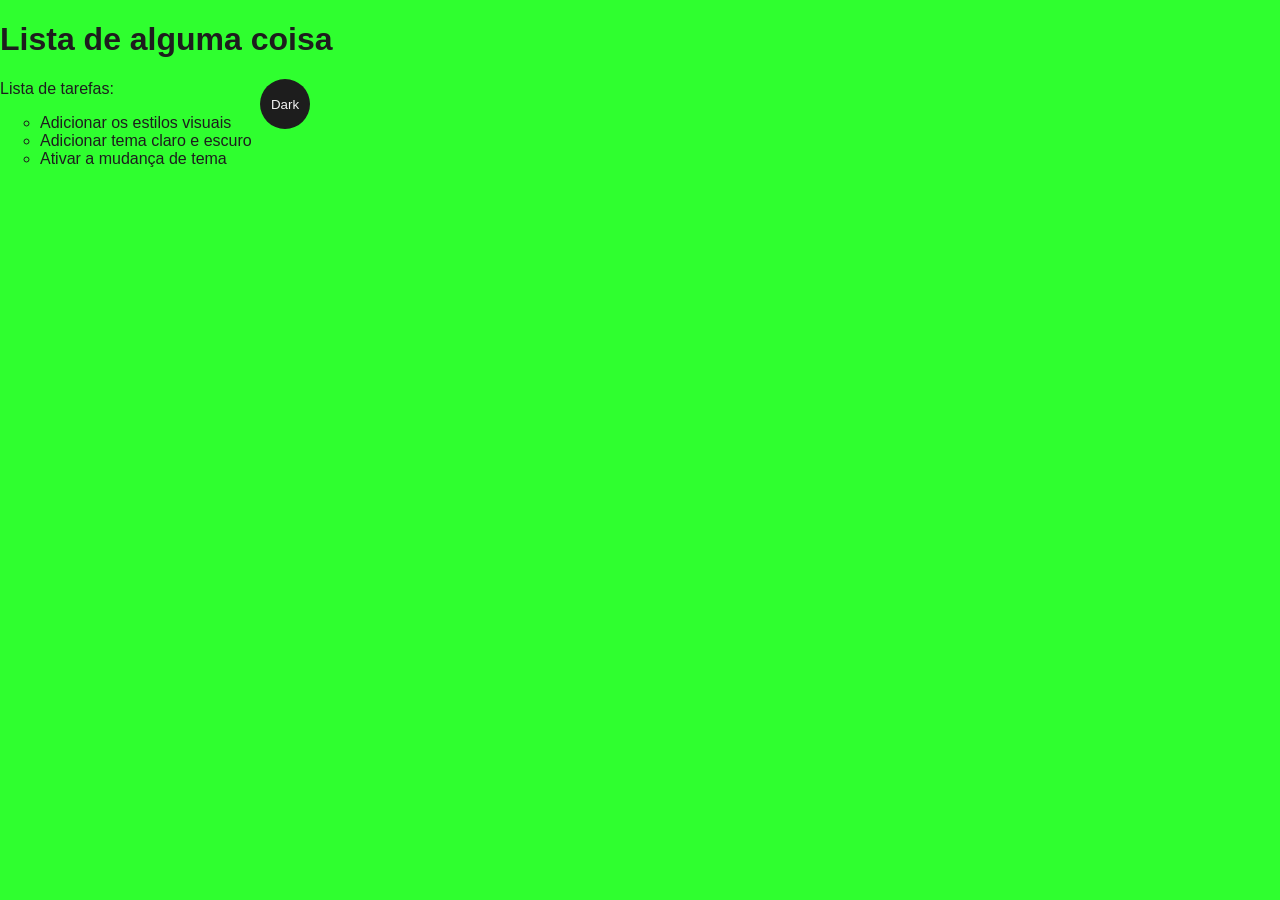
<file: cursoBrad/index.html>
<!DOCTYPE html>
<html lang="pt-br">
<head>
    <meta charset="UTF-8">
    <meta name="viewport" content="width=device-width, initial-scale=1.0">
    <title>Teste01</title>
    <link rel="stylesheet" href="main.css">
</head>
<body class="light-theme">
    <h1>Lista de alguma coisa</h1>
    <p id="msg">Lista de tarefas: </p>
    <ul>
        <li class="list">Adicionar os estilos visuais</li>
        <li class="list">Adicionar tema claro e escuro</li>
        <li class="list">Ativar a mudança de tema</li>
    </ul>
    <div>
        <button class="btn">Dark</button>
    </div>
    <script src="app.js"></script>
    <noscript>O JavaScript foi desativado desse site:/</noscript>
</body>
</html>
</file>
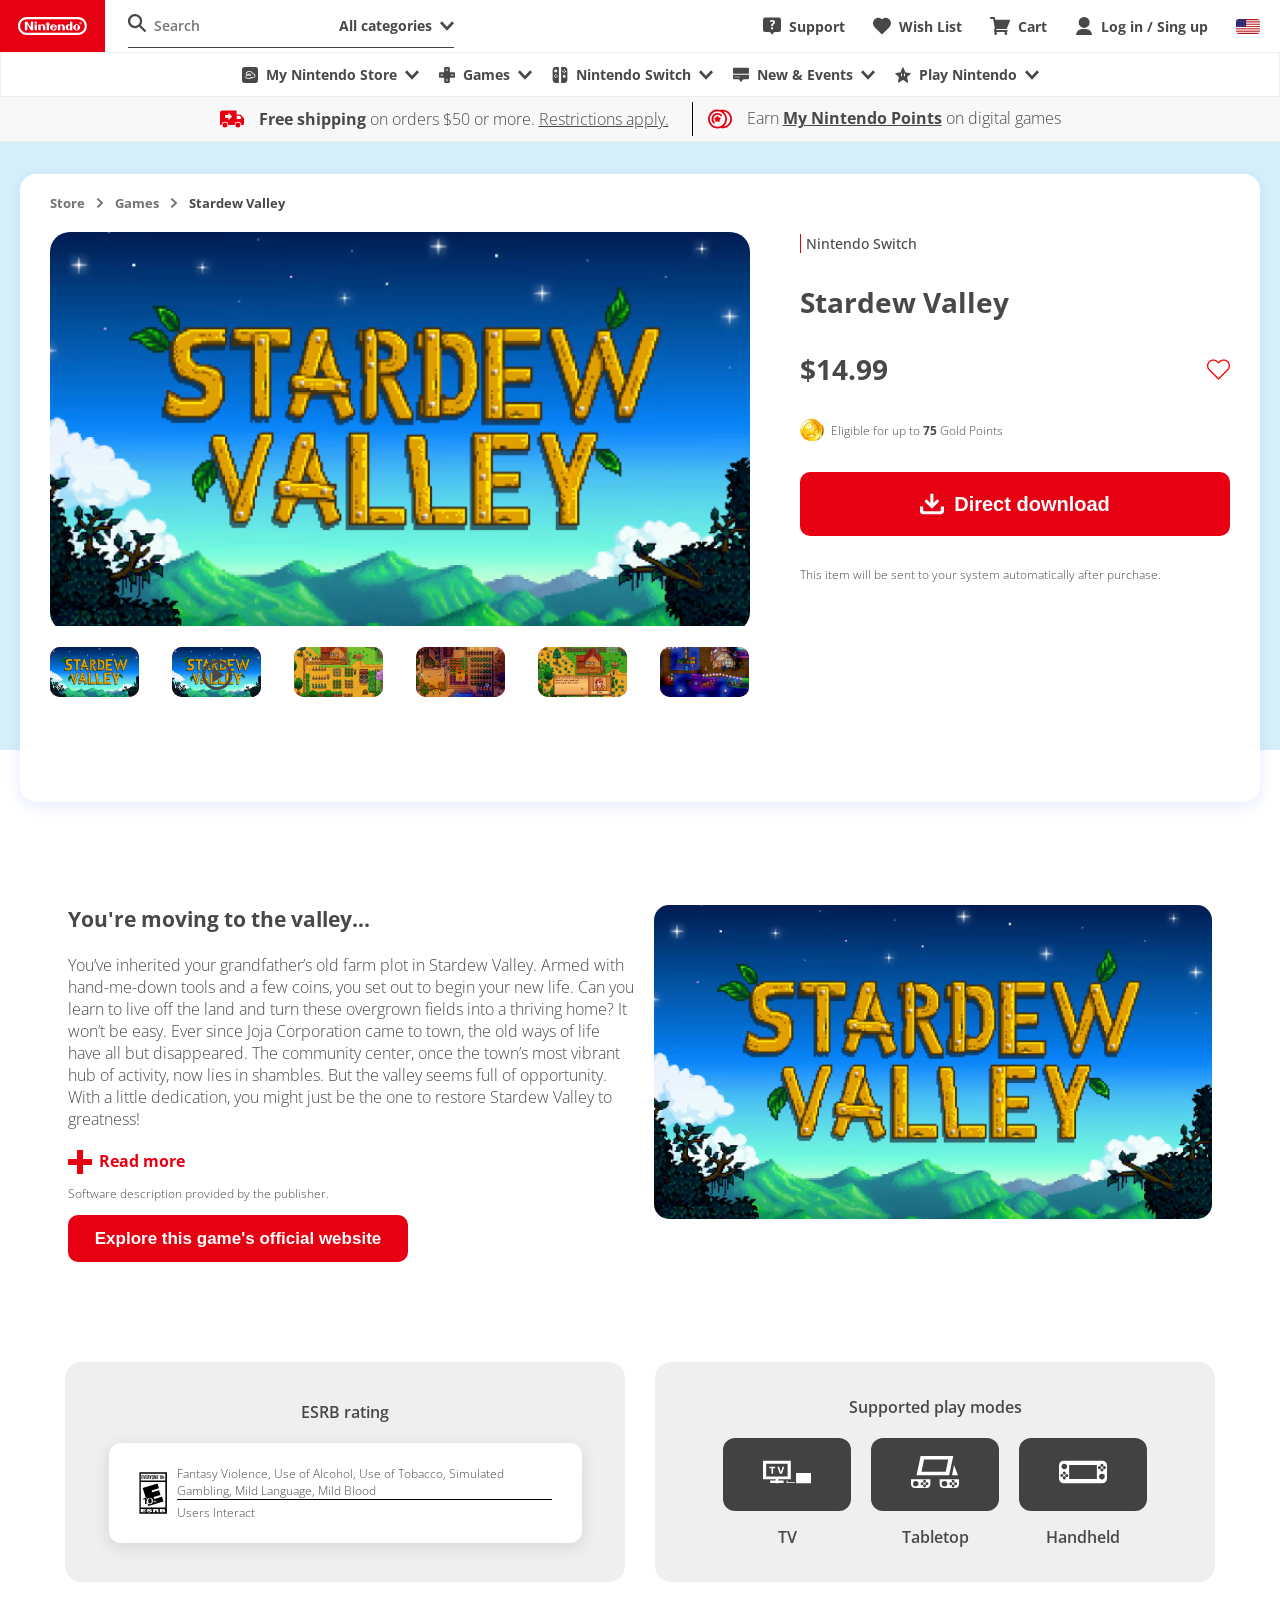
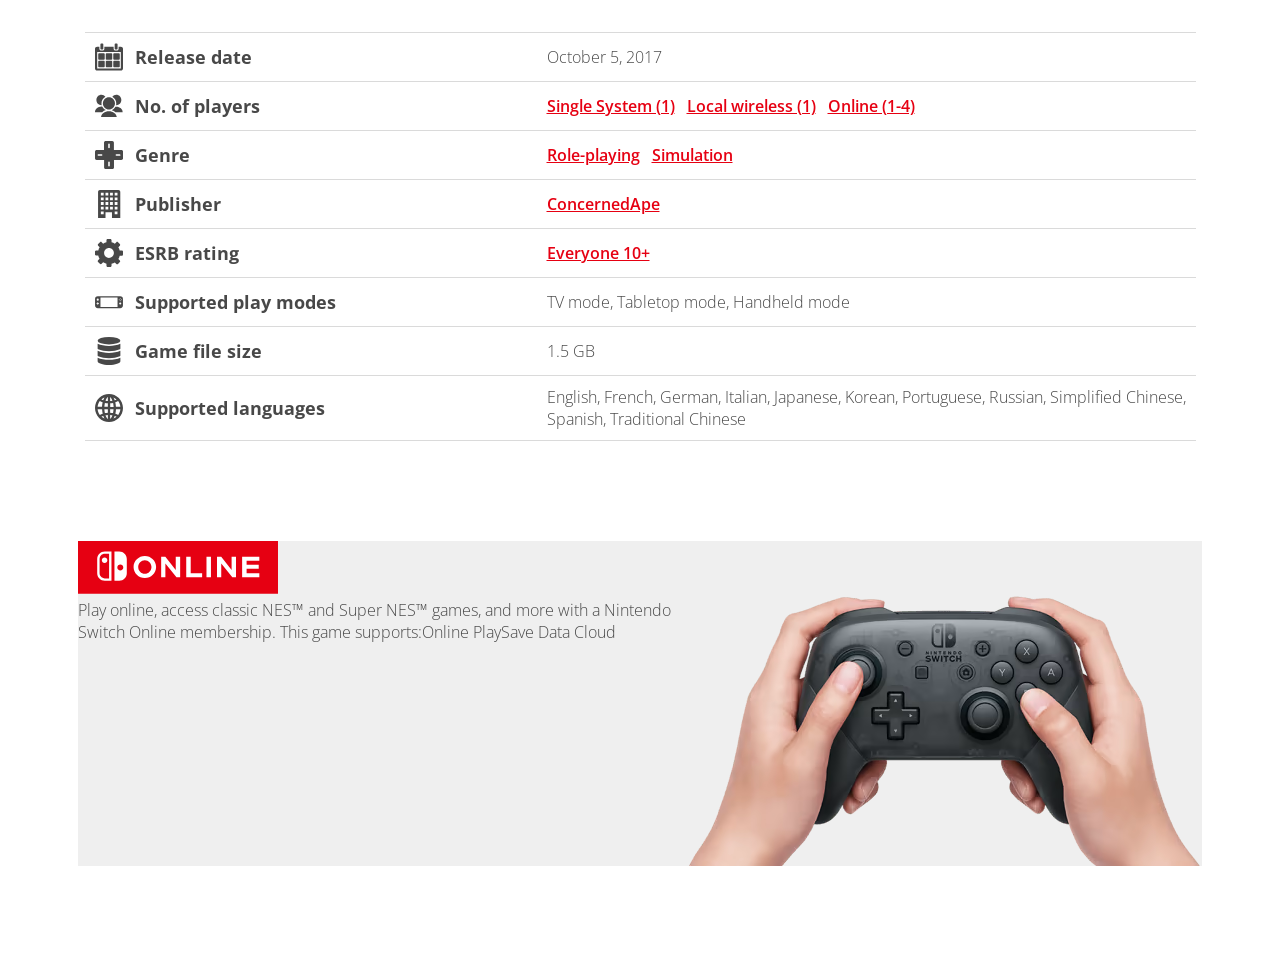
<file: Nintendo - Game Info Page/index.html>
<!DOCTYPE html>
<html lang="pt-br">

<head>
    <meta charset="UTF-8">
    <meta name="viewport" content="width=device-width, initial-scale=1.0">
    <title>Nintendo Page</title>
    <link rel="stylesheet" href="style.css">
</head>

<body>
    <header>
        <div class="left-side flex">
            <div class="logo-nintendo"><img src="src/icons/nintendo-logo.svg" alt=""></div>
            <div class="search-camp">
                <form class="flex">
                    <label class="color" for="search-wrapper"><svg data-name="Magnifying glass"
                            xmlns="http://www.w3.org/2000/svg" viewBox="0 0 32 32" width="18" role="presentation" alt=""
                            data-testid="MagnifyingGlassIcon" size="18" color="#">
                            <path
                                d="M31.564 28.745l-8.73-8.73a12.66 12.66 0 1 0-2.804 2.834l8.715 8.715a1.5 1.5 0 0 0 2.114 0l.705-.705a1.5 1.5 0 0 0 0-2.114zm-18.966-7.433A8.611 8.611 0 1 1 21.21 12.7a8.62 8.62 0 0 1-8.612 8.612z"
                                fill="currentColor"></path>
                        </svg></label>
                    <input placeholder="Search" type="search" id="search-wrapper">
                    <div class="select color flex">
                        <h4>All categories</h4>
                        <svg xmlns="http://www.w3.org/2000/svg" viewBox="0 0 32 32" width="14" role="presentation"
                            alt="" data-testid="ChevronDownIcon" theme="[object Object]" size="14" color="currentColor">
                            <path fill-rule="evenodd" clip-rule="evenodd" fill="currentColor"
                                d="M27.7 5.3L32 9.8 16 26.7 0 9.8l4.3-4.5L16 17.7z"></path>
                        </svg>
                    </div>
                </form>
            </div>
        </div>
        <nav class="right-side">
            <ul class="flex">
                <li>
                    <a href="#" class="color flex" target="_blank"><svg xmlns="http://www.w3.org/2000/svg"
                            viewBox="0 0 32 32" width="18" role="presentation" alt="" data-testid="SupportIcon"
                            size="18" color="#">
                            <path
                                d="M28.126.862H3.876A3.904 3.904 0 0 0 0 4.757v17.838a3.905 3.905 0 0 0 3.875 3.896h8.375c.125 0 .125 0 .125.125l3.626 4.397a.122.122 0 0 0 .125.125c.125 0 .125 0 .25-.125L20 26.616a.122.122 0 0 1 .124-.125h8.001A3.904 3.904 0 0 0 32 22.595V4.757A3.903 3.903 0 0 0 28.126.862zM17.954 20.91a2.018 2.018 0 0 1-.438.64 2.062 2.062 0 0 1-1.446.58 2.092 2.092 0 0 1-.802-.154 1.944 1.944 0 0 1-.652-.43 1.98 1.98 0 0 1-.427-.642 2.119 2.119 0 0 1-.001-1.59 1.97 1.97 0 0 1 .43-.65 2.055 2.055 0 0 1 .643-.432 2.078 2.078 0 0 1 1.613 0 2.152 2.152 0 0 1 .64.428l.002.001a2.045 2.045 0 0 1 .438 2.25zm2.964-10.055a4.505 4.505 0 0 1-.662 1.159 5.04 5.04 0 0 1-.861.844l-.822.622a6.01 6.01 0 0 0-.626.538.766.766 0 0 0-.231.426l-.303 1.923h-2.517l-.222-2.13a1.824 1.824 0 0 1 .193-1.127 3.152 3.152 0 0 1 .648-.812 7.965 7.965 0 0 1 .838-.658 6.94 6.94 0 0 0 .782-.626 3.116 3.116 0 0 0 .574-.716 1.726 1.726 0 0 0 .208-.873 1.287 1.287 0 0 0-.112-.55 1.213 1.213 0 0 0-.318-.414 1.482 1.482 0 0 0-.506-.275 2.946 2.946 0 0 0-1.628.018 3.595 3.595 0 0 0-.666.277 8.824 8.824 0 0 0-.49.294.966.966 0 0 1-1.483-.33l-.872-1.378.24-.212a8 8 0 0 1 .86-.657 6.234 6.234 0 0 1 1.023-.55 6.4 6.4 0 0 1 1.192-.37 6.63 6.63 0 0 1 3.248.15 4.301 4.301 0 0 1 1.475.826 3.736 3.736 0 0 1 .966 1.314 4.161 4.161 0 0 1 .34 1.703 4.304 4.304 0 0 1-.268 1.584z"
                                fill="currentColor" fill-rule="evenodd"></path>
                        </svg>
                        <h4>Support</h4>
                    </a>
                </li>
                <li>
                    <a class="color flex" href="">
                        <svg xmlns="http://www.w3.org/2000/svg" viewBox="0 0 32 32" width="18" role="presentation"
                            alt="" data-testid="HeartIcon" size="18" color="#">
                            <path
                                d="M22.3 1.3c-2.3 0-4.5 1-6.3 2.8-1.7-1.8-3.9-2.8-6.3-2.8C4.4 1.3 0 5.7 0 11.2c0 2.6 1.2 5.1 3.3 7.3L15 30.2c.3.3.6.4 1 .4.3 0 .7-.1 1-.4l11.6-11.6c1.5-1.8 3.3-4.3 3.3-7.5.1-5.4-4.3-9.8-9.6-9.8z"
                                fill-rule="evenodd" clip-rule="evenodd" fill="currentColor"></path>
                        </svg>
                        <h4>Wish List</h4>
                    </a>
                </li>
                <li>
                    <a class="color flex" href="">
                        <svg data-name="Shopping cart" xmlns="http://www.w3.org/2000/svg" viewBox="0 0 32 32" width="20"
                            role="presentation" alt="" data-testid="ShoppingCartIcon" size="20" color="#">
                            <path fill="currentColor"
                                d="M23.12 28.073a2.248 2.248 0 1 0 2.25-2.326h-.005a2.288 2.288 0 0 0-2.245 2.326zm2.397-7.29a1.728 1.728 0 0 0 1.498-.982l4.844-11.686a1.544 1.544 0 0 0-.15-1.551 1.593 1.593 0 0 0-1.349-.673H8.44l-.55-2.895A1.494 1.494 0 0 0 6.393 1.6H1.598A1.606 1.606 0 0 0 0 3.255a1.548 1.548 0 0 0 1.598 1.654h3.496L7.49 18.973l-1.098 4.706a1.67 1.67 0 0 0 .25 1.395 1.529 1.529 0 0 0 1.198.673h18.675a1.656 1.656 0 0 0 0-3.31H9.937l.4-1.654zm-18.726 7.29a2.248 2.248 0 1 0 2.25-2.326h-.005a2.288 2.288 0 0 0-2.245 2.326z">
                            </path>
                        </svg>
                        <h4>Cart</h4>
                    </a>
                </li>
                <li>
                    <a class="color flex" href="#">
                        <svg xmlns="http://www.w3.org/2000/svg" viewBox="0 0 32 32" width="18" role="presentation"
                            alt="" data-testid="UserIcon" size="18" color="#">
                            <path
                                d="M16.22 19.41A9.71 9.71 0 1 1 26 9.7a9.74 9.74 0 0 1-9.8 9.71M1.84 32a10.88 10.88 0 0 1 10.94-10.74h6.57A10.88 10.88 0 0 1 30.29 32H1.84"
                                fill="currentColor"></path>
                        </svg>
                        <h4>Log in / Sing up</h4>
                    </a>
                </li>
                <img class="country-flag" src="src/images/bandeira-usa.png" alt="flag-usa">
            </ul>
        </nav>
        <nav class="options flex">
            <li>
                <div class="select color flex">
                    <svg viewBox="0 0 32 32" xmlns="http://www.w3.org/2000/svg" width="16" role="presentation" alt=""
                        data-testid="MyNintendoTileIcon" size="16" color="currentColor">
                        <path
                            d="M26.667 0H5.333A5.333 5.333 0 0 0 0 5.333v21.334A5.333 5.333 0 0 0 5.333 32h21.334A5.333 5.333 0 0 0 32 26.667V5.333A5.333 5.333 0 0 0 26.667 0zm-5.105 22.423a5.212 5.212 0 0 1-2.37-.602 10.482 10.482 0 0 1-13.67-1.608.803.803 0 0 1 1.228-1.036 8.866 8.866 0 0 0 11.914 1.04.803.803 0 0 1 .986-.005 3.461 3.461 0 0 0 5.41-2.888 3.495 3.495 0 0 0-3.39-3.416c-.016 0-.036 0-.063-.002a.962.962 0 0 0-.12.003.806.806 0 0 1-.778-.455 6.54 6.54 0 0 0-5.992-3.848c-2.82 0-5.738 1.802-5.738 4.819-.003.818.35 1.596.969 2.132l1.688-3.147a.803.803 0 0 1 1.423.015l.982 1.926.983-1.926a.8.8 0 0 1 .71-.438c.3 0 .574.164.716.428l2.076 3.933a.8.8 0 0 1-.03.804.802.802 0 0 1-1.391-.054l-1.353-2.564-.995 1.95a.803.803 0 0 1-1.431-.001l-1-1.96-1.384 2.58a.805.805 0 0 1-1.046.349 4.563 4.563 0 0 1-2.524-4.027C7.372 10.403 11.107 8 14.717 8a8.081 8.081 0 0 1 7.209 4.308 5.063 5.063 0 0 1-.363 10.115z"
                            fill="currentColor" fill-rule="evenodd"></path>
                    </svg>
                    <h4>My Nintendo Store</h4>
                    <svg xmlns="http://www.w3.org/2000/svg" viewBox="0 0 32 32" class="sc-190tvj8-4 jFrnnD" width="14"
                        role="presentation" alt="" data-testid="ChevronDownIcon" theme="[object Object]" size="14"
                        color="currentColor">
                        <path fill-rule="evenodd" clip-rule="evenodd" fill="currentColor"
                            d="M27.7 5.3L32 9.8 16 26.7 0 9.8l4.3-4.5L16 17.7z"></path>
                    </svg>
                </div>
            </li>
            <li>
                <div class="select color flex">
                    <svg xmlns="http://www.w3.org/2000/svg" viewBox="0 0 32 32" width="16" role="presentation" alt=""
                        data-testid="DPadIcon" size="16" color="currentColor">
                        <path
                            d="M30.1 10.4h-8.5V1.9c0-1-.8-1.9-1.9-1.9h-7.5c-1 0-1.9.8-1.9 1.9v8.5H1.9c-1 0-1.9.8-1.9 1.9v7.5c0 1 .8 1.9 1.9 1.9h8.5v8.5c0 1 .8 1.9 1.9 1.9h7.5c1 0 1.9-.8 1.9-1.9v-8.5h8.5c1 0 1.9-.8 1.9-1.9v-7.5c-.1-1.1-.9-1.9-2-1.9zM7.5 16.9H3.8c-.5 0-.9-.4-.9-.9s.4-.9.9-.9h3.8c.5 0 .9.4.9.9s-.5.9-1 .9zm9.4 11.3c0 .5-.4.9-.9.9s-.9-.4-.9-.9v-3.8c0-.5.4-.9.9-.9s.9.4.9.9v3.8zm0-20.7c0 .5-.4.9-.9.9s-.9-.4-.9-.9V3.8c0-.5.4-.9.9-.9s.9.4.9.9v3.7zm11.3 9.4h-3.8c-.5 0-.9-.4-.9-.9s.4-.9.9-.9h3.8c.5 0 .9.4.9.9.1.5-.3.9-.9.9z"
                            fill-rule="evenodd" clip-rule="evenodd" fill="currentColor"></path>
                    </svg>
                    <h4>Games</h4>
                    <svg xmlns="http://www.w3.org/2000/svg" viewBox="0 0 32 32" class="sc-190tvj8-4 jFrnnD" width="14"
                        role="presentation" alt="" data-testid="ChevronDownIcon" theme="[object Object]" size="14"
                        color="currentColor">
                        <path fill-rule="evenodd" clip-rule="evenodd" fill="currentColor"
                            d="M27.7 5.3L32 9.8 16 26.7 0 9.8l4.3-4.5L16 17.7z"></path>
                    </svg>
                </div>
            </li>
            <li>
                <div class="select color flex">
                    <svg xmlns="http://www.w3.org/2000/svg" viewBox="0 0 32 32" width="16" role="presentation" alt=""
                        data-testid="SwitchIcon" size="16" color="currentColor">
                        <path
                            d="M13.54 0a.18.18 0 0 1 .17.17v31.66a.15.15 0 0 1-.17.17H8.11a6.86 6.86 0 0 1-6.85-6.8V6.74A6.81 6.81 0 0 1 8.11 0h5.43zm10.4 0a6.77 6.77 0 0 1 6.8 6.74V25.2a6.82 6.82 0 0 1-6.85 6.8h-5.43a.15.15 0 0 1-.17-.17V.17c0-.11.11-.17.22-.17h5.43zM7.49 19.6a1.26 1.26 0 1 0 0 2.51 1.32 1.32 0 0 0 1.31-1.25 1.28 1.28 0 0 0-1.31-1.26zm17-3.6a2.86 2.86 0 0 0-2.85 2.86A2.86 2.86 0 1 0 24.51 16zm-14.28.86a1.26 1.26 0 1 0 0 2.51 1.35 1.35 0 0 0 1.31-1.26 1.32 1.32 0 0 0-1.29-1.25zm-5.49 0a1.26 1.26 0 1 0 0 2.51 1.36 1.36 0 0 0 1.32-1.26 1.28 1.28 0 0 0-1.3-1.25zm2.75-2.69a1.26 1.26 0 1 0 0 2.52 1.37 1.37 0 0 0 1.33-1.26 1.28 1.28 0 0 0-1.31-1.26zm17-4a1.36 1.36 0 0 0-1.31 1.26 1.32 1.32 0 1 0 1.31-1.26zm-17-5.08a2.86 2.86 0 1 0 0 5.71 2.86 2.86 0 0 0 2.85-2.86 2.82 2.82 0 0 0-2.83-2.85zm19.77 2.4a1.26 1.26 0 1 0 1.31 1.25 1.32 1.32 0 0 0-1.29-1.25zm-5.43 0a1.26 1.26 0 1 0 1.31 1.25 1.29 1.29 0 0 0-1.29-1.25zm2.68-2.75A1.36 1.36 0 0 0 23.2 6a1.32 1.32 0 1 0 1.31-1.26z"
                            fill="currentColor" fill-rule="evenodd"></path>
                    </svg>
                    <h4>Nintendo Switch</h4>
                    <svg xmlns="http://www.w3.org/2000/svg" viewBox="0 0 32 32" class="sc-190tvj8-4 jFrnnD" width="14"
                        role="presentation" alt="" data-testid="ChevronDownIcon" theme="[object Object]" size="14"
                        color="currentColor">
                        <path fill-rule="evenodd" clip-rule="evenodd" fill="currentColor"
                            d="M27.7 5.3L32 9.8 16 26.7 0 9.8l4.3-4.5L16 17.7z"></path>
                    </svg>
                </div>
            </li>
            <li>
                <div class="select color flex">
                    <svg xmlns="http://www.w3.org/2000/svg" viewBox="0 0 32 32" width="16" role="presentation" alt=""
                        data-testid="NewsIcon" size="16" color="currentColor">
                        <path fill="currentColor"
                            d="M31.92 3.62a1.945 1.945 0 0 0-1.953-1.932H1.874A1.945 1.945 0 0 0-.08 3.62v10.068h32zm-32 11.692v7.201a2.027 2.027 0 0 0 1.954 1.998h8.711a2.777 2.777 0 0 1 2.178 1.073q2.97 4.736 3.315 4.728.344-.009 3.315-4.837a2.677 2.677 0 0 1 2.177-.964h8.398a2.027 2.027 0 0 0 1.953-1.998v-7.201zm14 5.15c0 .056-.07.1-.155.1H3.077c-.086 0-.156-.044-.156-.1v-1.051c0-.055.07-.1.156-.1h10.688c.086 0 .156.045.156.1z">
                        </path>
                    </svg>
                    <h4>New & Events</h4>
                    <svg xmlns="http://www.w3.org/2000/svg" viewBox="0 0 32 32" class="sc-190tvj8-4 jFrnnD" width="14"
                        role="presentation" alt="" data-testid="ChevronDownIcon" theme="[object Object]" size="14"
                        color="currentColor">
                        <path fill-rule="evenodd" clip-rule="evenodd" fill="currentColor"
                            d="M27.7 5.3L32 9.8 16 26.7 0 9.8l4.3-4.5L16 17.7z"></path>
                    </svg>
                </div>
            </li>
            <li>
                <div class="select color flex">
                    <svg xmlns="http://www.w3.org/2000/svg" viewBox="0 0 32 32" width="16" role="presentation" alt=""
                        data-testid="StarPlayNintendoIcon" size="16" color="currentColor">
                        <path
                            d="M18.9 19.1c-.9 0-1-1.5-1-3.4s0-3.5 1-3.4c.9.1 1.1 1.4 1.1 3.3-.1 2-.2 3.5-1.1 3.5m-5.8 0c-.9 0-1-1.6-1-3.4 0-1.9.2-3.2 1.1-3.3 1-.1 1 1.5 1 3.4-.1 1.8-.2 3.3-1.1 3.3M32 12.4c-.1-.3-1.4-.6-5.6-1.1-2.6-.3-5.1-.5-5.2-.5-.2 0-.4-.2-.5-.4-.6-1.6-1.3-3.3-2-4.8C17.1 1.8 16.4.7 15.9.7c-.4 0-1 1.1-2.8 5-1.1 2.4-2 4.8-2 4.8-.1.2-.3.4-.5.4 0 0-2.5.1-5.1.4-4.1.4-5.4.7-5.5 1-.1.4.8 1.3 3.9 4.2 1.9 1.8 3.9 3.4 3.9 3.4.2.1.2.3.2.4v.1s-.6 2.5-1.2 5.1c-.6 3-1.1 5.4-.7 5.7.4.4 1.8-.5 5.2-2.4 2.3-1.3 4.4-2.7 4.5-2.7.2-.1.4-.1.6 0 0 0 2.2 1.4 4.4 2.7 3.4 2 4.7 2.7 5.2 2.4.4-.3 0-2.1-.7-5.7-.5-2.6-1.2-5.1-1.2-5.1v-.1c0-.2.1-.3.2-.4 0 0 1.9-1.6 3.9-3.3 3-2.9 3.9-3.9 3.8-4.2"
                            fill-rule="evenodd" clip-rule="evenodd" fill="currentColor"></path>
                    </svg>
                    <h4>Play Nintendo</h4>
                    <svg xmlns="http://www.w3.org/2000/svg" viewBox="0 0 32 32" class="sc-190tvj8-4 jFrnnD" width="14"
                        role="presentation" alt="" data-testid="ChevronDownIcon" theme="[object Object]" size="14"
                        color="currentColor">
                        <path fill-rule="evenodd" clip-rule="evenodd" fill="currentColor"
                            d="M27.7 5.3L32 9.8 16 26.7 0 9.8l4.3-4.5L16 17.7z"></path>
                    </svg>
                </div>
            </li>
        </nav>
        <div class="more-information flex">
            <ul class="flex">
                <li class="flex">
                    <svg data-name="Layer 2 copy" xmlns="http://www.w3.org/2000/svg" viewBox="0 0 32 32"
                        class="sc-1nqegqx-3 iBkQTZ" width="24" role="presentation" alt=""
                        data-testid="ShippingTruckArrowIcon" color="#e60012" size="24">
                        <path
                            d="M6.57 27.352a3.373 3.373 0 1 1 3.372-3.372 3.376 3.376 0 0 1-3.373 3.372zm17.288 0a3.373 3.373 0 1 1 3.372-3.372 3.376 3.376 0 0 1-3.372 3.372z"
                            fill="currentColor"></path>
                        <path
                            d="M31.519 14.29l-3.889-3.888a1.643 1.643 0 0 0-1.161-.481h-4.4V4.648H3.436A3.327 3.327 0 0 0 0 7.831V23.98h2.196a4.373 4.373 0 0 1 8.746 0h8.535a4.373 4.373 0 0 1 8.746 0h2.134A1.643 1.643 0 0 0 32 22.336v-6.884a1.643 1.643 0 0 0-.481-1.162zM15.87 12.94l-3.946 3.946a.44.44 0 0 1-.311.13.445.445 0 0 1-.169-.034.44.44 0 0 1-.271-.407v-1.918H7.412a.44.44 0 0 1-.44-.44V11.04a.44.44 0 0 1 .44-.44h3.762V8.683a.44.44 0 0 1 .751-.311l3.946 3.946a.44.44 0 0 1 0 .622zm12.422 2.26a.66.66 0 0 1-.66.66h-4.718a.66.66 0 0 1-.66-.66v-2.834a.66.66 0 0 1 .66-.66h3.156a.66.66 0 0 1 .467.193l1.561 1.562a.66.66 0 0 1 .194.466z"
                            fill="currentColor"></path>
                    </svg>
                    <p>
                        <b>Free shipping</b> on orders $50 or more. <a href="#">Restrictions apply.</a>
                    </p>
                </li>
                <li>
                    <svg data-name="My Nintendo points" xmlns="http://www.w3.org/2000/svg" viewBox="0 0 32 32" class="sc-1nqegqx-4 hQTjhu" width="24" role="presentation" alt="" data-testid="MyNintendoPointsIcon" color="#e60012" size="24"><path fill="currentColor" d="M31.7 13.474a11.843 11.843 0 0 0-.734-2.336 12.781 12.781 0 0 0-1.135-2.102 13.331 13.331 0 0 0-1.501-1.835 11.276 11.276 0 0 0-1.836-1.502 12.78 12.78 0 0 0-2.102-1.134 13.589 13.589 0 0 0-2.336-.734 12.638 12.638 0 0 0-5.005 0 1 1 0 0 0-.334.133A12.652 12.652 0 0 0 0 15.977 12.703 12.703 0 0 0 12.68 28.69a12.851 12.851 0 0 0 4.07-.668 1 1 0 0 0 .334.134 12.493 12.493 0 0 0 2.503.267 12.758 12.758 0 0 0 2.503-.267 11.843 11.843 0 0 0 2.335-.734 12.78 12.78 0 0 0 2.103-1.135 13.332 13.332 0 0 0 1.835-1.501 11.275 11.275 0 0 0 1.501-1.836A12.78 12.78 0 0 0 31 20.849a13.589 13.589 0 0 0 .734-2.335A12.493 12.493 0 0 0 32 16.01a15.954 15.954 0 0 0-.3-2.536zM12.68 26.287a10.088 10.088 0 0 1-7.274-3.036 10.27 10.27 0 0 1-3.003-7.308A10.088 10.088 0 0 1 5.438 8.67 10.323 10.323 0 0 1 20.02 23.285a10.405 10.405 0 0 1-7.341 3.003zm16.717-8.275a12.07 12.07 0 0 1-.567 1.869 10.503 10.503 0 0 1-.934 1.701 8.722 8.722 0 0 1-1.235 1.469 12.52 12.52 0 0 1-1.468 1.234 10.504 10.504 0 0 1-1.702.935 7.539 7.539 0 0 1-1.869.567c-.333.067-.7.133-1.034.167.4-.3.768-.634 1.135-.968A12.8 12.8 0 0 0 21.689 7a10.593 10.593 0 0 0-1.134-1 9.569 9.569 0 0 1 1.034.166 12.07 12.07 0 0 1 1.869.568 10.503 10.503 0 0 1 1.702.934 8.723 8.723 0 0 1 1.468 1.235 12.52 12.52 0 0 1 1.234 1.468 10.504 10.504 0 0 1 .935 1.702 7.539 7.539 0 0 1 .567 1.868 10.27 10.27 0 0 1 .2 2.036 8.392 8.392 0 0 1-.167 2.035z"></path><path fill="currentColor" d="M15.082 14.141a6.515 6.515 0 0 0-.767-.066c-.067-.2-.2-.434-.3-.701-.468-1.035-.768-1.502-1.335-1.502s-.868.467-1.335 1.502c-.1.233-.233.5-.3.7-.2.034-.467.034-.734.067-1.135.134-1.669.267-1.836.768a.735.735 0 0 0-.033.267c0 .4.234.734 1.068 1.468a6.793 6.793 0 0 0 .567.5c-.067.2-.1.468-.167.735a7.634 7.634 0 0 0-.167 1.2.949.949 0 0 0 .334.802.797.797 0 0 0 .467.166 3.271 3.271 0 0 0 1.502-.6c.233-.134.467-.267.667-.4.2.1.4.266.668.4.967.567 1.501.734 1.935.467a.922.922 0 0 0 .4-.834 8.175 8.175 0 0 0-.166-1.201c-.067-.267-.134-.534-.167-.768a6.795 6.795 0 0 0 .567-.5c.8-.735 1.068-1.068 1.068-1.469a.735.735 0 0 0-.034-.267c-.233-.433-.767-.6-1.902-.734z"></path><path fill="currentColor" d="M12.713 8.035a7.928 7.928 0 0 0-5.606 13.547 1.18 1.18 0 1 0 1.669-1.668 5.612 5.612 0 0 1-1.635-3.937 5.473 5.473 0 0 1 1.635-3.938 5.553 5.553 0 0 1 3.937-1.635 5.473 5.473 0 0 1 3.938 1.635 1.18 1.18 0 1 0 1.668-1.668 7.906 7.906 0 0 0-5.606-2.336z"></path></svg>
                    <p>
                        Earn <a href=""><b>My Nintendo Points</b></a> on digital games
                    </p>
                </li>
            </ul>
        </div>
    </header>
    <main>
        <section class="card-game">
            <div class="origin">
                <ul class="flex">
                    <li>Store</li>
                    <svg xmlns="http://www.w3.org/2000/svg" viewBox="0 0 32 32" width="10" role="presentation" alt=""
                        data-testid="ChevronRightIcon" size="10" color="currentColor">
                        <path fill-rule="evenodd" clip-rule="evenodd" fill="currentColor"
                            d="M5.3 4.3L9.8 0l16.9 16L9.8 32l-4.5-4.3L17.7 16z"></path>
                    </svg>
                    <li>Games</li>
                    <svg xmlns="http://www.w3.org/2000/svg" viewBox="0 0 32 32" width="10" role="presentation" alt=""
                        data-testid="ChevronRightIcon" size="10" color="currentColor">
                        <path fill-rule="evenodd" clip-rule="evenodd" fill="currentColor"
                            d="M5.3 4.3L9.8 0l16.9 16L9.8 32l-4.5-4.3L17.7 16z"></path>
                    </svg>
                    <li><span>Stardew Valley</span></li>
                </ul>
            </div>
            <div class="info-game flex">
                <div class="slider-game">
                    <div class="slides">
                        <!-- Buttons -->
                        <div class="buttonsInteraction">
                            <button class="previous">
                                <svg xmlns="http://www.w3.org/2000/svg" viewBox="0 0 32 32" class="sc-1fakp5g-12 hSuwCu"
                                    width="32" role="presentation" alt="" data-testid="ChevronLeftIcon" size="32"
                                    color="currentColor">
                                    <path fill-rule="evenodd" clip-rule="evenodd" fill="currentColor"
                                        d="M14.3 16l12.4 11.7-4.5 4.3L5.3 16 22.2 0l4.5 4.3z"></path>
                                </svg>
                            </button>
                            <button class="next">
                                <svg xmlns="http://www.w3.org/2000/svg" viewBox="0 0 32 32" class="sc-1fakp5g-13 cWkoMn"
                                    width="32" role="presentation" alt="" data-testid="ChevronRightIcon" size="32"
                                    color="currentColor">
                                    <path fill-rule="evenodd" clip-rule="evenodd" fill="currentColor"
                                        d="M5.3 4.3L9.8 0l16.9 16L9.8 32l-4.5-4.3L17.7 16z"></path>
                                </svg>
                            </button>
                        </div>


                        <!-- Radio buttons-->
                        <input type="radio" name="radio-btn" id="radio1">
                        <input type="radio" name="radio-btn" id="radio2">
                        <input type="radio" name="radio-btn" id="radio3">
                        <input type="radio" name="radio-btn" id="radio4">
                        <input type="radio" name="radio-btn" id="radio5">
                        <input type="radio" name="radio-btn" id="radio6">


                        <!-- Slide images -->
                        <div class="slide first">
                            <img src="src/images/imgs-slides/image 1.png" alt="">
                        </div>
                        <div class="slide">
                            <iframe width="700" height="400" src="https://www.youtube.com/embed/8A7A1X1TVNc?si=-PwywnYjulqcT4Xy&amp;controls=0" title="YouTube video player" frameborder="0" allow="accelerometer; autoplay; clipboard-write; encrypted-media; gyroscope; picture-in-picture; web-share" referrerpolicy="strict-origin-when-cross-origin" allowfullscreen></iframe>
                        </div>
                        <div class="slide">
                            <img src="src/images/imgs-slides/image 2.png" alt="">
                        </div>
                        <div class="slide">
                            <img src="src/images/imgs-slides/image 3.png" alt="">
                        </div>
                        <div class="slide">
                            <img src="src/images/imgs-slides/image 4.png" alt="">
                        </div>
                        <div class="slide">
                            <img src="src/images/imgs-slides/image 5.png" alt="">
                        </div>

                        <!-- Navigation auto -->
                        <div class="navigation-auto">
                            <div class="auto-btn1"></div>
                            <div class="auto-btn2"></div>
                            <div class="auto-btn3"></div>
                            <div class="auto-btn4"></div>
                            <div class="auto-btn5"></div>
                            <div class="auto-btn6"></div>
                        </div>
                    </div>

                    <div class="manual-navigation">
                        <label for="radio1"><img class="image-manual-button" src="src/images/imgs-slides/image 1.png"
                                alt=""></label>
                        <label for="radio2" class="video"><img class="image-manual-button" src="src/images/imgs-slides/image 1.png" alt="">
                                <svg class="color iconVideo" xmlns="http://www.w3.org/2000/svg" width="36" height="36" viewBox="0 0 24 24" ><path d="M12 2C6.486 2 2 6.486 2 12s4.486 10 10 10 10-4.486 10-10S17.514 2 12 2zm0 18c-4.411 0-8-3.589-8-8s3.589-8 8-8 8 3.589 8 8-3.589 8-8 8z" fill="currentColor"></path><path d="m9 17 8-5-8-5z" fill="currentColor"></path></svg>
                            </label>
                        <label for="radio3"><img class="image-manual-button" src="src/images/imgs-slides/image 2.png"
                                alt=""></label>
                        <label for="radio4"><img class="image-manual-button" src="src/images/imgs-slides/image 3.png"
                                alt=""></label>
                        <label for="radio5"><img class="image-manual-button" src="src/images/imgs-slides/image 4.png"
                                alt=""></label>
                        <label for="radio6"><img class="image-manual-button" src="src/images/imgs-slides/image 5.png"
                                alt=""></label>
                    </div>

                </div>
                <div class="data-game">
                    <span>Nintendo Switch</span>
                    <h1>Stardew Valley</h1>
                    <div class="value-game">
                        <h2>$14.99</h2>
                        <svg class="color" xmlns="http://www.w3.org/2000/svg" xmlns:xlink="http://www.w3.org/1999/xlink"
                            fill="red" height="23px" width="23px" version="1.1" id="Capa_1"
                            viewBox="0 0 471.701 471.701" xml:space="preserve">
                            <g>
                                <path
                                    d="M433.601,67.001c-24.7-24.7-57.4-38.2-92.3-38.2s-67.7,13.6-92.4,38.3l-12.9,12.9l-13.1-13.1   c-24.7-24.7-57.6-38.4-92.5-38.4c-34.8,0-67.6,13.6-92.2,38.2c-24.7,24.7-38.3,57.5-38.2,92.4c0,34.9,13.7,67.6,38.4,92.3   l187.8,187.8c2.6,2.6,6.1,4,9.5,4c3.4,0,6.9-1.3,9.5-3.9l188.2-187.5c24.7-24.7,38.3-57.5,38.3-92.4   C471.801,124.501,458.301,91.701,433.601,67.001z M414.401,232.701l-178.7,178l-178.3-178.3c-19.6-19.6-30.4-45.6-30.4-73.3   s10.7-53.7,30.3-73.2c19.5-19.5,45.5-30.3,73.1-30.3c27.7,0,53.8,10.8,73.4,30.4l22.6,22.6c5.3,5.3,13.8,5.3,19.1,0l22.4-22.4   c19.6-19.6,45.7-30.4,73.3-30.4c27.6,0,53.6,10.8,73.2,30.3c19.6,19.6,30.3,45.6,30.3,73.3   C444.801,187.101,434.001,213.101,414.401,232.701z" />
                            </g>
                        </svg>
                        <div class="info">
                            <img src="src/images/coin.png" alt="">
                            <p>Eligible for up to <b>75</b> Gold Points</p>
                        </div>

                        <button class="button-principal" type="button">
                            <svg xmlns="http://www.w3.org/2000/svg" viewBox="0 0 32 32" width="24" role="presentation"
                                alt="" data-testid="DownloadIcon" color="currentColor" size="24">
                                <path
                                    d="M4.3 19.4v5.3c0 .5.5.9 1 .9h21.4c.5 0 1-.5 1-.9v-5.3H32v6.3c-.2 2.2-2.1 4-4.4 4H4.2c-2.3 0-4.2-1.8-4.2-4v-6.3h4.3zM17.9 2.2v12.2l5-4.8 2.8 2.8-9.8 9.9L6 12.5l2.6-2.8 5.2 4.8V2.2h4.1z"
                                    fill-rule="evenodd" clip-rule="evenodd" fill="currentColor"></path>
                            </svg>
                            <span>Direct download</span>
                        </button>
                        <p>This item will be sent to your system automatically after purchase.</p>
                    </div>
                </div>
            </div>
        </section>

        <section class="desc-game flex">
            <div class="description">
                <h3>You're moving to the valley...
                </h3>
                <p>You’ve inherited your grandfather’s old farm plot in Stardew Valley. Armed with hand-me-down tools
                    and a few coins, you set out to begin your new life. Can you learn to live off the land and turn
                    these overgrown fields into a thriving home? It won’t be easy. Ever since Joja Corporation came to
                    town, the old ways of life have all but disappeared. The community center, once the town’s most
                    vibrant hub of activity, now lies in shambles. But the valley seems full of opportunity. With a
                    little dedication, you might just be the one to restore Stardew Valley to greatness!</p>

                <button type="button" class="read-more color">
                    <svg xmlns="http://www.w3.org/2000/svg" viewBox="0 0 32 32" width="24" role="presentation" alt=""
                        data-testid="PlusIcon" color="currentColor" size="24">
                        <path fill="currentColor" fill-rule="evenodd" d="M32.04 12h-12V0h-8v12h-12v8h12v12h8V20h12v-8z">
                        </path>
                    </svg>
                    Read more
                </button>
                <span>Software description provided by the publisher.
                </span>
                <button class="button-principal" type="button">
                    Explore this game's official website</button>

            </div>
            <img src="src/images/imgs-slides/image 1.png" alt="">
        </section>

        <section class="compatibility">
            <div class="ranting flex">
                <span class="text-compatibility">ESRB rating</span>
                <div class="ESRB">
                    <svg xmlns="http://www.w3.org/2000/svg" width="40" height="60" viewBox="0 0 39.68 59.53" role="img"
                        title="Everyone 10+">
                        <defs>
                            <style>
                                .cls-1 {
                                    fill: #fff
                                }
                            </style>
                        </defs>
                        <g data-name="Layer 2">
                            <g data-name="Layer 1">
                                <path d="M39.69 0H0v59.53h39.69z" class="cls-1"></path>
                                <path d="M39.11.64v58.25H.58V.64z"></path>
                                <path
                                    d="M2.52 2.71H36.9v9.66H2.52zM2.5 14.47h34.4v35.51H2.5zm.01 42.32v-4.71h6.9v1.1H5.28v.67h3.5v1.1h-3.5v.74h4.29v1.1zm12.93-3.34a.52.52 0 0 0-.4-.32 2.5 2.5 0 0 0-.72-.09c-.61 0-.88.1-.88.28 0 .69 4.87.26 4.87 2 0 1.09-1.64 1.63-4 1.63s-3.7-.73-3.75-1.58h2.65a.69.69 0 0 0 .46.37 2.5 2.5 0 0 0 .79.12c.69 0 1.16-.12 1.16-.35 0-.71-4.88-.22-4.88-2 0-1 1.56-1.5 3.67-1.5 2.35 0 3.43.66 3.63 1.49zm7.02.67h1.09c.86 0 1.32-.12 1.32-.45s-.47-.49-1.11-.49h-1.3zm0 1v1.64h-2.77v-4.68h4c2.82 0 3.75.43 3.75 1.34 0 .55-.44 1-1.43 1.16.9.18 1.44.29 1.44 1.24 0 .61 0 .83.29.83v.14h-2.81a1.8 1.8 0 0 1-.14-.82c0-.62-.19-.82-1.48-.82zm9.45-1.94V54h1.16c.55 0 1-.14 1-.41s-.54-.38-1.13-.38zm0 1.64v.87h1.21c.69 0 1.21-.08 1.21-.43s-.65-.44-1.53-.44zm-2.77 2v-4.74h4c1.9 0 3.42.25 3.42 1.18 0 .49-.57.84-1.1 1 .91.13 1.4.57 1.4 1.08 0 1.05-1.44 1.42-3.64 1.42z"
                                    class="cls-1"></path>
                                <path
                                    d="M21.88 41.26H20.4v.81h1.48v1.44h.84v-1.44h1.48v-.81h-1.48v-1.44h-.84zm-2.36-.37c0-2.86-1.54-4.56-4.08-4.56-3.45 0-4.29 2.35-4.29 4.56 0 2.7 1.35 4.56 4.18 4.56s4.19-1.86 4.19-4.56M5.11 22.68l20.83-6.22 2.06 6.6-10.41 3.11.85 2.7L28.09 26l2.08 6.59-9.64 2.88.9 2.84 10.78-3.22 2.09 6.59L13.13 48l-8-25.32m.77 16.69a7 7 0 0 0 2.59-1.25V45h2v-8.63H8.54A6.9 6.9 0 0 1 5.9 37.7z">
                                </path>
                                <path
                                    d="M13 40.81c0-2.89 1.16-3.56 2.47-3.56 1.47 0 2.3 1.11 2.3 3.64 0 1.58-.44 3.52-2.32 3.51s-2.52-1.48-2.45-3.59M3.48 10.28V4.8h2.15v.84H4.31V7h1.22v.84H4.31v1.6h1.36v.84zM5.89 4.8h.86l.61 4 .69-4h.81l-1 5.48h-1zm3.35 5.48V4.8h2.14v.84h-1.32V7h1.22v.84h-1.22v1.6h1.37v.84zm3.53 0h-.83V4.8h1.53a.77.77 0 0 1 .67.37 1.94 1.94 0 0 1 .25 1.07 2.1 2.1 0 0 1-.17.88.77.77 0 0 1-.56.46h.18a.6.6 0 0 1 .24.14.8.8 0 0 1 .2.31 1.5 1.5 0 0 1 .09.58v.87a3.5 3.5 0 0 0 0 .47 1.2 1.2 0 0 0 0 .29h-.8a1.5 1.5 0 0 1-.09-.52v-1a1.5 1.5 0 0 0-.06-.39.5.5 0 0 0-.17-.26A.53.53 0 0 0 13 8h-.21zm0-3.11h.36a.28.28 0 0 0 .2-.08.55.55 0 0 0 .14-.19 1 1 0 0 0 .06-.26 1.3 1.3 0 0 0 0-.27 1 1 0 0 0-.11-.56.36.36 0 0 0-.31-.17h-.36zm2.86 1.21-1-3.58h.9l.59 2.32.63-2.32h.84l-1.1 3.58v1.9h-.83zm3.63 1.99a1.18 1.18 0 0 1-.79-.24 1.37 1.37 0 0 1-.4-.63 4 4 0 0 1-.15-.91v-2a4 4 0 0 1 .15-.91 1.37 1.37 0 0 1 .4-.63 1.18 1.18 0 0 1 .79-.24A1.16 1.16 0 0 1 20 5a1.3 1.3 0 0 1 .4.63 3.2 3.2 0 0 1 .15.91v2a3.2 3.2 0 0 1-.15.91 1.3 1.3 0 0 1-.4.63 1.16 1.16 0 0 1-.74.29m0-.82a.37.37 0 0 0 .27-.11.75.75 0 0 0 .16-.37 3.2 3.2 0 0 0 .07-.62V6.63a3.2 3.2 0 0 0-.07-.63.75.75 0 0 0-.16-.36.34.34 0 0 0-.27-.12.35.35 0 0 0-.28.12.86.86 0 0 0-.16.36 4 4 0 0 0-.07.62v1.82a4 4 0 0 0 .07.62.85.85 0 0 0 .16.37.38.38 0 0 0 .28.12m2.01.73V4.8h1.11l1.05 3.8V4.8h.77v5.48h-1.08l-1.07-4v4zm3.63 0V4.8h2.15v.84h-1.33V7h1.22v.84h-1.22v1.6h1.37v.84zm3.86-4.61a3.4 3.4 0 0 0 .4-.37 2.3 2.3 0 0 0 .34-.48h.72v5.46h-.82v-4.2a3 3 0 0 1-.31.33l-.33.28zm3.36-.92a1.1 1.1 0 0 1 .57.14 1 1 0 0 1 .33.47 3.5 3.5 0 0 1 .16.86V8.7a4.3 4.3 0 0 1-.13.89 1.24 1.24 0 0 1-.34.56.84.84 0 0 1-.6.2.8.8 0 0 1-.6-.2 1.24 1.24 0 0 1-.34-.56 4.3 4.3 0 0 1-.13-.89V6.22a3.5 3.5 0 0 1 .16-.86.9.9 0 0 1 .33-.47 1 1 0 0 1 .59-.14m0 .8a.24.24 0 0 0-.19.08.64.64 0 0 0-.1.29v2.61a4.4 4.4 0 0 0 0 .61.64.64 0 0 0 .1.3.19.19 0 0 0 .18.08.21.21 0 0 0 .18-.08.64.64 0 0 0 .1-.3c0-.14 0-.35.05-.61V5.92a.64.64 0 0 0-.1-.29.26.26 0 0 0-.22-.08m2.27.32H35v1.49h.92v.84H35v1.5h-.61V8.2h-.93v-.84h.93z">
                                </path>
                            </g>
                        </g>
                    </svg>
                    <div class="infos">
                        <p>Fantasy Violence, Use of Alcohol, Use of Tobacco, Simulated Gambling, Mild Language, Mild
                            Blood</p>
                        <span>Users Interact</span>
                    </div>
                </div>
            </div>
            <div class="supported flex">
                <span class="text-compatibility">Supported play modes</span>
                <ul class="flex">
                    <li>
                        <div class="icon">
                            <svg viewBox="0 0 32 32" xmlns="http://www.w3.org/2000/svg" width="48" role="presentation"
                                alt="" data-testid="TvModeIcon" size="48" color="white">
                                <g fill="currentColor">
                                    <path
                                        d="M11.903 16.114l-1.154-3.56H9.591l1.641 4.627h1.357l1.632-4.627h-1.163zm-7.604-2.58h1.36v3.646h1.058v-3.646h1.371v-.981H4.299zm17.743 9.126v.758H32v-6.702h-9.958z">
                                    </path>
                                    <path
                                        d="M8.433 21.6H4.784v1.808h3.649v.01h1.656v-.01h3.645V21.6H10.09v-.737h8.443V8.582H0v12.281h8.433v.737zM2.11 18.956v-8.453h14.31v8.453H2.11z">
                                    </path>
                                    <path d="M16.333 21.6h-.603v1.801h5.589v-.602h-4.986z"></path>
                                </g>
                            </svg>
                        </div>
                        <span class="text-compatibility">TV</span>
                    </li>
                    <li>
                        <div class="icon">
                            <svg viewBox="0 0 32 32" xmlns="http://www.w3.org/2000/svg" width="48" role="presentation"
                                alt="" data-testid="TabletopModeIcon" size="48" color="white">
                                <path
                                    d="M31.32 18.242l-2.657-6.94-1.285 6.94h3.943zM28.174 5.336H6.418l-2.74 12.906h21.754l2.741-12.906zm-5.035 10.505H6.99l1.722-8.094h16.143l-1.717 8.094zm-21.741 5.03H0v.995h.02a.098.098 0 0 0-.02.059v2.008a2.734 2.734 0 0 0 2.736 2.731h7.426a2.737 2.737 0 0 0 2.741-2.731v-2.008a.18.18 0 0 0-.01-.06h.01v-.994H1.397zm7.64.31a1 1 0 1 1-1.004 1.002c0-.554.45-1.002 1.004-1.001zm-5.845 4.43a1.837 1.837 0 1 1 1.858-1.833c-.003.49-.2.958-.55 1.302a1.839 1.839 0 0 1-1.308.53zm3.24-1.833a1.009 1.009 0 0 1 1.004-.985.981.981 0 1 1-1.004.985zm2.605 2.57a.983.983 0 1 1 .99-.978.988.988 0 0 1-.99.977zm1.591-1.591a.982.982 0 1 1 0-1.964.982.982 0 1 1 0 1.964zM32 20.87H19.097v.995h.02a.098.098 0 0 0-.02.059v2.008a2.73 2.73 0 0 0 2.731 2.731h7.431A2.738 2.738 0 0 0 32 23.933v-2.009a.18.18 0 0 0-.01-.06H32v-.994zm-3.866.31a1 1 0 0 1-.006 1.999.999.999 0 1 1 .006-1.998zm-5.85 4.43a1.836 1.836 0 0 1 0-3.673 1.837 1.837 0 1 1 0 3.672zm3.24-1.833c.015-.545.459-.98 1.004-.985a.981.981 0 1 1 0 1.964c-.544 0-.99-.434-1.004-.979zm2.61 2.57a.983.983 0 1 1 .99-.978.988.988 0 0 1-.99.977zm1.586-1.591a.982.982 0 1 1 0-1.964.982.982 0 1 1 0 1.964z"
                                    fill="currentColor" fill-rule="evenodd"></path>
                            </svg>
                        </div>
                        <span class="text-compatibility">Tabletop</span>
                    </li>
                    <li>
                        <div class="icon">
                            <svg viewBox="0 0 32 32" xmlns="http://www.w3.org/2000/svg" width="48" role="presentation"
                                alt="" data-testid="HandheldModeIcon" size="48" color="white">
                                <path
                                    d="M28.812 8.455h-2.353c-.014 0-.038.009-.052.009v-.01H5.621v.014c-.028-.004-.061-.013-.07-.013H3.192A3.196 3.196 0 0 0 0 11.65v8.696a3.203 3.203 0 0 0 3.193 3.198H5.55c.01 0 .043-.01.07-.015v.015h20.787v-.015a.163.163 0 0 0 .052.015h2.353A3.195 3.195 0 0 0 32 20.346V11.65a3.187 3.187 0 0 0-3.188-3.196zm-.183 1.973a1.014 1.014 0 1 1-1.012 1.012 1.006 1.006 0 0 1 1.012-1.012zm.994 4.276a1.003 1.003 0 1 1-2.005-.021 1.003 1.003 0 0 1 2.005.021zM3.521 10.428a1.89 1.89 0 1 1-.703 3.639 1.892 1.892 0 0 1-1.168-1.755c0-1.035.835-1.877 1.87-1.884zm1.007 6.22a1.001 1.001 0 0 1-1.509.882 1.007 1.007 0 0 1-.497-.882 1.024 1.024 0 0 1 .999-1.026 1.03 1.03 0 0 1 1.007 1.026zM.896 18.29a1.003 1.003 0 1 1 2.006.018 1.003 1.003 0 0 1-2.006-.018zm2.625 2.636a1.012 1.012 0 0 1-.725-1.727 1.013 1.013 0 0 1 1.732.713 1.008 1.008 0 0 1-1.007 1.014zm1.636-1.623a1.02 1.02 0 1 1-.004-2.04 1.02 1.02 0 0 1 .004 2.04zm20.092 1.42H6.774v-9.45H25.25v9.45zm.722-7.66a1.021 1.021 0 1 1 2.043.009 1.021 1.021 0 0 1-2.043-.009zm2.658 7.863a1.892 1.892 0 1 1 1.866-1.88 1.88 1.88 0 0 1-1.866 1.88zm1.622-6.836a1.019 1.019 0 0 1-.748-1.726 1.018 1.018 0 1 1 .748 1.726z"
                                    fill="currentColor"></path>
                            </svg>
                        </div>
                        <span class="text-compatibility">Handheld</span>
                    </li>
                </ul>
            </div>
        </section>

        <section class="details-game flex">
            <ul>
                <li><svg xmlns="http://www.w3.org/2000/svg" viewBox="0 0 32 32" xml:space="preserve" width="28" role="presentation" alt="" data-testid="CalendarIcon" size="28" color="currentColor"><path fill="currentColor" d="M21.8 19.1h5.6c.5 0 .9-.4.9-.9v-5.6c0-.5-.4-.9-.9-.9h-5.6c-.5 0-.9.4-.9.9v5.6c0 .5.4.9.9.9zm0 8.6h5.6c.5 0 .9-.4.9-.9v-5.6c0-.5-.4-.9-.9-.9h-5.6c-.5 0-.9.4-.9.9v5.6c0 .5.4.9.9.9zm1.6-20.3h1.5c.5 0 .9-.4.9-.9v-5c0-.5-.4-.9-.9-.9h-1.5c-.5 0-.9.4-.9.9v5c0 .5.4.9.9.9zm-16.3 0h1.5c.5 0 .9-.4.9-.9v-5c0-.5-.4-.9-.9-.9H7.1c-.5 0-.9.4-.9.9v5c0 .5.4.9.9.9zm6.1 20.3h5.6c.5 0 .9-.4.9-.9v-5.6c0-.5-.4-.9-.9-.9h-5.6c-.5 0-.9.4-.9.9v5.6c0 .5.4.9.9.9z"></path><path fill="currentColor" d="M29.5 4.3H27v2.2c0 1.2-.9 2.1-2.1 2.1h-1.5c-1.2 0-2.1-1-2.1-2.1V4.3H10.7v2.2c0 1.2-.9 2.1-2.1 2.1H7.1C5.9 8.6 5 7.6 5 6.5V4.3H2.5C1.1 4.3 0 5.4 0 6.7V29c0 1.4 1.1 2.5 2.5 2.5h27c1.4 0 2.5-1.1 2.5-2.5V6.7c0-1.3-1.1-2.4-2.5-2.4zm0 24.7h-27V10.4h27V29z"></path><path fill="currentColor" d="M13.2 19.1h5.6c.5 0 .9-.4.9-.9v-5.6c0-.5-.4-.9-.9-.9h-5.6c-.5 0-.9.4-.9.9v5.6c0 .5.4.9.9.9zm-8.6 8.6h5.6c.5 0 .9-.4.9-.9v-5.6c0-.5-.4-.9-.9-.9H4.6c-.5 0-.9.4-.9.9v5.6c0 .5.4.9.9.9zm0-8.6h5.6c.5 0 .9-.4.9-.9v-5.6c0-.5-.4-.9-.9-.9H4.6c-.5 0-.9.4-.9.9v5.6c0 .5.4.9.9.9z"></path></svg>
                    <div 
                    class="title"><span>Release date</span></div>
                    <div class="text">
                        <p>October 5, 2017</p>
                    </div>
                </li>
                <li>
                    <svg xmlns="http://www.w3.org/2000/svg" viewBox="0 0 32 32" xml:space="preserve" width="28" role="presentation" alt="" data-testid="GroupIcon" size="28" color="currentColor"><path fill="currentColor" d="M9 13c0 3.8 3.1 6.9 6.9 6.9 3.8 0 6.9-3.1 6.9-6.9 0-3.8-3.1-6.9-6.9-6.9C12.1 6.1 9 9.2 9 13z"></path><path fill="currentColor" d="M24.3 13c0 .7-.1 1.4-.3 2h.3c3.2 0 5.8-2.6 5.8-5.9 0-3.3-2.6-5.9-5.8-5.9-1.8 0-3.5.9-4.5 2.3 2.7 1.4 4.5 4.2 4.5 7.5zM7.4 15h.3c-.2-.6-.3-1.3-.3-2 0-3.3 1.8-6.1 4.5-7.5-1.1-1.4-2.7-2.3-4.5-2.3-3.2 0-5.8 2.6-5.8 5.9 0 3.3 2.6 5.9 5.8 5.9zm5.1 5.7c-1.8-.8-3.2-2.2-4.1-3.9-.3 0-.6-.1-1-.1C3.3 16.8 0 19.6 0 23h8.2c1.2-1 2.6-1.8 4.3-2.3zm11.8-3.9c-.3 0-.7 0-1 .1-.9 1.7-2.3 3.1-4.1 3.9 1.6.5 3.1 1.3 4.2 2.3h8.2c.2-3.5-3.2-6.3-7.3-6.3zm-8.4 5.1c-4.8 0-8.7 3-9 6.7h18c-.4-3.8-4.3-6.7-9-6.7z"></path></svg>
                    <div class="title"><span>No. of players</span></div>
                    <div class="text">
                        <p><a href="#">
                                Single System (1)</a><a href="#">Local wireless (1)</a><a href="#">Online (1-4)</a></p>
                    </div>
                </li>
                <li>
                    <svg xmlns="http://www.w3.org/2000/svg" viewBox="0 0 32 32" width="28" role="presentation" alt="" data-testid="DPadIcon" size="28" color="currentColor"><path d="M30.1 10.4h-8.5V1.9c0-1-.8-1.9-1.9-1.9h-7.5c-1 0-1.9.8-1.9 1.9v8.5H1.9c-1 0-1.9.8-1.9 1.9v7.5c0 1 .8 1.9 1.9 1.9h8.5v8.5c0 1 .8 1.9 1.9 1.9h7.5c1 0 1.9-.8 1.9-1.9v-8.5h8.5c1 0 1.9-.8 1.9-1.9v-7.5c-.1-1.1-.9-1.9-2-1.9zM7.5 16.9H3.8c-.5 0-.9-.4-.9-.9s.4-.9.9-.9h3.8c.5 0 .9.4.9.9s-.5.9-1 .9zm9.4 11.3c0 .5-.4.9-.9.9s-.9-.4-.9-.9v-3.8c0-.5.4-.9.9-.9s.9.4.9.9v3.8zm0-20.7c0 .5-.4.9-.9.9s-.9-.4-.9-.9V3.8c0-.5.4-.9.9-.9s.9.4.9.9v3.7zm11.3 9.4h-3.8c-.5 0-.9-.4-.9-.9s.4-.9.9-.9h3.8c.5 0 .9.4.9.9.1.5-.3.9-.9.9z" fill-rule="evenodd" clip-rule="evenodd" fill="currentColor"></path></svg>
                    <div class="title"><span>Genre</span></div>
                    <div class="text">
                        <p><a href="#">
                                Role-playing</a><a href="#">Simulation
                            </a></p>
                    </div>
                </li>
                <li>
                    <svg xmlns="http://www.w3.org/2000/svg" viewBox="0 0 32 32" width="28" role="presentation" alt="" data-testid="BuildingIcon" size="28" color="currentColor"><path d="M28.9 2.1C28.9 1 28 0 26.8 0H5.6C4.4 0 3.5 1 3.5 2.1v29.8H12v-6.4h7.4v6.4h9.5V2.1zm-19 25.6H6.7v-3.2h3.2v3.2zm0-5.4H6.7v-3.2h3.2v3.2zm0-5.3H6.7v-3.2h3.2V17zm0-5.3H6.7V8.5h3.2v3.2zm0-5.3H6.7V3.2h3.2v3.2zm5.2 15.9H12v-3.2h3.2v3.2zm0-5.3H12v-3.2h3.2V17zm0-5.3H12V8.5h3.2v3.2zm0-5.3H12V3.2h3.2v3.2zm5.3 15.9h-3.2v-3.2h3.2v3.2zm0-5.3h-3.2v-3.2h3.2V17zm0-5.3h-3.2V8.5h3.2v3.2zm0-5.3h-3.2V3.2h3.2v3.2zm5.3 21.3h-3.2v-3.2h3.2v3.2zm0-5.4h-3.2v-3.2h3.2v3.2zm0-5.3h-3.2v-3.2h3.2V17zm0-5.3h-3.2V8.5h3.2v3.2zm0-5.3h-3.2V3.2h3.2v3.2z" fill-rule="evenodd" clip-rule="evenodd" fill="currentColor"></path></svg>
                    <div class="title"><span>Publisher</span></div>
                    <div class="text">
                        <p><a href="#">
                                ConcernedApe</a></p>
                    </div>
                </li>
                <li>
                    <svg xmlns="http://www.w3.org/2000/svg" viewBox="0 0 32 32" width="28" role="presentation" alt="" data-testid="GearIcon" size="28" color="currentColor"><path d="M30.6 13.1h-2.4c-.3-1.4-.8-2.6-1.5-3.8l1.7-1.7c.5-.5.5-1.4 0-1.9l-2.1-2.1c-.5-.5-1.4-.5-1.9 0l-1.7 1.7c-1.2-.7-2.4-1.3-3.8-1.5V1.4c0-.7-.6-1.4-1.4-1.4h-3c-.7 0-1.4.6-1.4 1.4v2.4c-1.4.4-2.6.8-3.8 1.5L7.6 3.6c-.5-.5-1.4-.5-1.9 0L3.6 5.7c-.6.5-.6 1.4 0 1.9l1.7 1.7c-.7 1.2-1.3 2.4-1.5 3.8H1.3c-.7 0-1.4.6-1.4 1.4v3c0 .7.6 1.4 1.4 1.4h2.4c.3 1.4.8 2.6 1.5 3.8l-1.7 1.7c-.5.5-.5 1.4 0 1.9l2.1 2.1c.6.5 1.4.5 2 0l1.7-1.7c1.2.7 2.4 1.3 3.8 1.5v2.5c0 .7.6 1.4 1.4 1.4h3c.7 0 1.4-.6 1.4-1.4v-2.4c1.4-.3 2.6-.8 3.8-1.5l1.7 1.7c.5.5 1.4.5 1.9 0l2.1-2.1c.5-.5.5-1.4 0-1.9l-1.7-1.7c.7-1.2 1.3-2.4 1.5-3.8h2.4c.7 0 1.4-.6 1.4-1.4v-3c.1-.9-.6-1.5-1.4-1.5zM16 21.6c-3.1 0-5.6-2.5-5.6-5.6 0-3.1 2.5-5.6 5.6-5.6 3.1 0 5.6 2.5 5.6 5.6-.1 3.1-2.6 5.6-5.6 5.6z" fill-rule="evenodd" clip-rule="evenodd" fill="currentColor"></path></svg>
                    <div class="title"><span>ESRB rating</span></div>
                    <div class="text">
                        <p><a href="#">
                                Everyone 10+</a></p>
                    </div>
                </li>
                <li>
                    <svg data-name="Switch lite" xmlns="http://www.w3.org/2000/svg" viewBox="0 0 32 32" width="28" role="presentation" alt="" data-testid="SwitchLiteIcon" size="28" color="currentColor"><path d="M28.737 9.41H3.262a3.218 3.218 0 0 0-3.218 3.218v7.164a3.218 3.218 0 0 0 3.218 3.218h25.475a3.218 3.218 0 0 0 3.219-3.218v-7.164a3.218 3.218 0 0 0-3.219-3.218zm.112 2.173a.563.563 0 1 1-.563.563.563.563 0 0 1 .563-.563zm0 2.32a.563.563 0 1 1-.563.564.563.563 0 0 1 .563-.563zM3.146 12.106a1.2 1.2 0 1 1-1.2 1.201 1.2 1.2 0 0 1 1.2-1.2zm1.437 5.85a.125.125 0 0 1-.125.125h-.731a.133.133 0 0 0-.133.134v.73a.126.126 0 0 1-.125.126h-.636a.125.125 0 0 1-.126-.126v-.73a.133.133 0 0 0-.132-.134h-.732a.125.125 0 0 1-.125-.125v-.636a.125.125 0 0 1 .125-.125h.732a.133.133 0 0 0 .132-.133v-.73a.125.125 0 0 1 .126-.126h.636a.126.126 0 0 1 .125.125v.731a.133.133 0 0 0 .133.133h.73a.125.125 0 0 1 .126.125zm1.674 3.654h19.497V10.82H6.257zm20.807-8.302a.563.563 0 1 1 .563.563.563.563 0 0 1-.563-.563zm1.778 5.532a1.2 1.2 0 1 1 1.2-1.2 1.2 1.2 0 0 1-1.2 1.2zm1.23-4.97a.563.563 0 1 1 .562-.562.563.563 0 0 1-.563.563z" fill="currentColor" fill-rule="evenodd"></path></svg>
                    <div class="title"><span>Supported play modes</span></div>
                    <div class="text">
                        <p>TV mode, Tabletop mode, Handheld mode</p>
                    </div>
                </li>
                <li>
                    <svg xmlns="http://www.w3.org/2000/svg" viewBox="0 0 32 32" xml:space="preserve" width="28" role="presentation" alt="" data-testid="StorageIcon" size="28" color="currentColor"><ellipse cx="16" cy="4.234" rx="13" ry="4.234" fill-rule="evenodd" clip-rule="evenodd" fill="currentColor"></ellipse><path fill="currentColor" d="M3 15.71v5.293c0 .408.239.781.616.935C7.085 23.35 11.362 24.192 16 24.192s8.915-.84 12.384-2.254c.377-.154.616-.527.616-.935V15.71c-3.573 1.57-8.084 2.515-13 2.515S6.573 17.28 3 15.71z"></path><path fill="currentColor" d="M3 7.852v5.292c0 .408.239.782.616.935 3.469 1.414 7.746 2.254 12.384 2.254s8.915-.84 12.384-2.254c.377-.153.616-.527.616-.935V7.852c-3.573 1.57-8.084 2.514-13 2.514S6.573 9.422 3 7.852zm26 15.767c-3.573 1.57-8.084 2.514-13 2.514S6.573 25.19 3 23.62v4.147C3 30.104 8.82 32 16 32s13-1.896 13-4.234"></path></svg>
                    <div class="title"><span>Game file size</span></div>
                    <div class="text">
                        <p>1.5 GB</p>
                    </div>
                </li>
                <li>
                    <svg xmlns="http://www.w3.org/2000/svg" viewBox="0 0 32 32" width="28" role="presentation" alt="" data-testid="GlobeIcon" size="28" color="currentColor"><path d="M16 0C11.7 0 7.7 1.7 4.7 4.7S0 11.7 0 16c0 4.3 1.7 8.3 4.7 11.3S11.7 32 16 32c8.8 0 16-7.2 16-16S24.8 0 16 0zm-5.2 4c-.5.9-1 1.9-1.4 3-.6-.2-1.3-.5-2-.8 1-1 2.2-1.7 3.4-2.2zM5.5 8.1c1 .5 2.1 1 3.2 1.4-.4 1.6-.6 3.4-.7 5.2H3c.2-2.4 1.1-4.6 2.5-6.6zM3 17.3h5.1c.1 1.8.3 3.5.7 5.2-1.1.4-2.2.8-3.2 1.4-1.5-2-2.4-4.2-2.6-6.6zm4.4 8.5c.7-.3 1.4-.6 2.1-.8.4 1.1.9 2.1 1.4 3-1.3-.5-2.5-1.2-3.5-2.2zm7.3 2.8c-1-.8-2-2.3-2.7-4.3.9-.2 1.8-.3 2.7-.4v4.7zm0-7.3c-1.1.1-2.3.2-3.4.5-.3-1.4-.5-2.9-.6-4.5h4v4zm0-6.6h-4c.1-1.6.3-3.1.6-4.5 1.1.2 2.3.4 3.4.5v4zm0-6.7c-1 0-1.8-.1-2.7-.3.7-2 1.7-3.5 2.7-4.2V8zM29 14.7h-5.1c-.1-1.8-.3-3.5-.7-5.2 1.1-.4 2.2-.8 3.2-1.4 1.5 2 2.4 4.2 2.6 6.6zm-4.4-8.5c-.7.3-1.4.6-2.1.8-.4-1.1-.9-2.2-1.4-3.1 1.3.6 2.5 1.3 3.5 2.3zm-7.3-2.7c1 .8 1.9 2.3 2.6 4.2-.8.2-1.7.3-2.6.3V3.5zm0 7.2c1.1-.1 2.3-.2 3.4-.4.3 1.4.5 2.9.6 4.5h-3.9v-4.1zm0 17.8V24c.9.1 1.8.2 2.6.4-.6 1.8-1.6 3.4-2.6 4.1zm0-7.2v-4h3.9c-.1 1.6-.3 3.1-.6 4.5-1-.2-2.1-.4-3.3-.5zm3.8 6.8c.5-.9 1-1.9 1.4-3.1.7.2 1.4.5 2.1.9-1 .9-2.2 1.6-3.5 2.2zm5.4-4.2c-1-.5-2.1-1-3.2-1.4.4-1.6.6-3.4.7-5.1h5c-.2 2.3-1.1 4.5-2.5 6.5z" fill-rule="evenodd" clip-rule="evenodd" fill="currentColor"></path></svg>
                    <div class="title"><span>Supported languages</span></div>
                    <div class="text">
                        <p>
                            English, French, German, Italian, Japanese, Korean, Portuguese, Russian, Simplified Chinese,
                            <br> Spanish, Traditional Chinese
                        </p>
                    </div>
                </li>
            </ul>
        </section>

        <section class="ad-games-Nintendo">
            <div class="ad-princ">
                <div class="icon-Nintendo-Swtch">
                    <svg xmlns="http://www.w3.org/2000/svg" viewBox="0 0 250 66" width="200" role="presentation" alt="" data-testid="NsoHorizontalLogoIcon" size="200" color="currentColor"><polygon fill="#E60012" points="0 0 250 0 250 66 0 66"></polygon><path d="M29.7610313,24.0037881 C29.7610313,25.9086441 31.3184219,27.4528305 33.240125,27.4528305 C35.1618281,27.4528305 36.7192187,25.9086441 36.7192187,24.0037881 C36.7192187,22.0993814 35.1618281,20.5556441 33.240125,20.5556441 C31.3184219,20.5556441 29.7610313,22.0993814 29.7610313,24.0037881 Z M41.5762656,13 L33.4879844,13 C28.2480469,13 24,17.2108051 24,22.4052542 L24,40.2747881 C24,45.4687881 28.2480469,49.6791441 33.4879844,49.6791441 L41.5762656,49.6791441 C41.72625,49.6791441 41.8476875,49.558322 41.8476875,49.4105508 L41.8476875,13.2690424 C41.8476875,13.1203729 41.72625,13 41.5762656,13 Z M38.8643125,46.7223729 L33.4879844,46.7223729 C31.7497969,46.7223729 30.1167344,46.0517881 28.8883125,44.8341356 C27.6594375,43.6169322 26.983375,41.9977373 26.983375,40.2747881 L26.983375,22.4052542 C26.983375,20.6823051 27.6594375,19.0631102 28.8878594,17.8463559 C30.1162813,16.6282542 31.7497969,15.9572203 33.4879844,15.9572203 L38.8643125,15.9572203 L38.8643125,46.7223729 Z M51.5155625,13 L45.7907812,13 C45.6575625,13 45.5501719,13.1068983 45.5501719,13.2393983 L45.5501719,49.4105508 C45.5501719,49.558322 45.6711562,49.6791441 45.8206875,49.6791441 L51.5155625,49.6791441 C56.7559531,49.6791441 61.0035469,45.4687881 61.0035469,40.2747881 L61.0035469,22.4052542 C61.0035469,17.2108051 56.7559531,13 51.5155625,13 L51.5155625,13 Z M52.8708594,36.882339 C50.8041562,36.882339 49.1294062,35.221822 49.1294062,33.1736864 C49.1294062,31.1255508 50.8041562,29.4654831 52.8708594,29.4654831 C54.9366562,29.4654831 56.6118594,31.1255508 56.6118594,33.1736864 C56.6118594,35.221822 54.9366562,36.882339 52.8708594,36.882339 L52.8708594,36.882339 Z M127.711703,45.4099492 L127.711703,19.5724492 L122.177687,19.5724492 L122.177687,36.2378051 L109.202,19.5724492 L103.950734,19.5724492 L103.950734,45.4099492 L109.221484,45.4099492 L109.221484,28.1813559 L123.094812,45.4099492 L127.711703,45.4099492 Z M83.5388125,18.7343305 C75.761375,18.7343305 69.4565937,24.8935593 69.4565937,32.4909746 C69.4565937,40.088839 75.761375,46.2480678 83.5388125,46.2480678 C91.3171562,46.2480678 97.6219375,40.0883898 97.6219375,32.4909746 C97.6219375,24.8935593 91.3171562,18.7343305 83.5388125,18.7343305 Z M83.5388125,40.9902881 C78.9640625,40.9902881 75.2543281,37.1846186 75.2543281,32.4914237 C75.2543281,27.7977797 78.9640625,23.9930085 83.5388125,23.9930085 C88.1149219,23.9930085 91.8242031,27.7977797 91.8242031,32.4914237 C91.8242031,37.1846186 88.1149219,40.9902881 83.5388125,40.9902881 L83.5388125,40.9902881 Z M140.889031,19.5724492 L135.291125,19.5724492 L135.291125,45.4099492 L155.173344,45.4099492 L155.173344,40.3713559 L140.889484,40.3713559 L140.889484,19.5724492 L140.889031,19.5724492 Z M166.203312,19.5724492 L160.605406,19.5724492 L160.605406,45.4095 L166.203312,45.4095 L166.203312,19.5724492 Z M226.680094,24.6110424 L226.680094,19.5724492 L205.158016,19.5724492 L205.158016,45.4099492 L226.680094,45.4099492 L226.680094,40.3713559 L210.756375,40.3713559 L210.756375,34.5346186 L225.907516,34.5346186 L225.907516,29.7511441 L210.756375,29.7511441 L210.756375,24.6110424 L226.680094,24.6110424 Z M192.009234,36.2378051 L179.034,19.5724492 L173.782281,19.5724492 L173.782281,45.4099492 L179.053484,45.4099492 L179.053484,28.1813559 L192.926359,45.4099492 L197.542797,45.4099492 L197.542797,19.5724492 L192.008781,19.5724492 L192.008781,36.2378051 L192.009234,36.2378051 Z" id="Shape" fill="#FFFFFF"></path></svg>
                </div>
                <span class="textPrincipal">
                    Play online, access classic NES™ and Super NES™ games, and more with a Nintendo Switch Online membership.
                </span>
                <span class="thisSupport">
                    This game supports:Online PlaySave Data Cloud
                </span>
            </div>
            <img src="src/images/controller.png" alt="">
        </section>
    </main>


    <script src="scrips.js"></script>
</body>

</html>
</file>
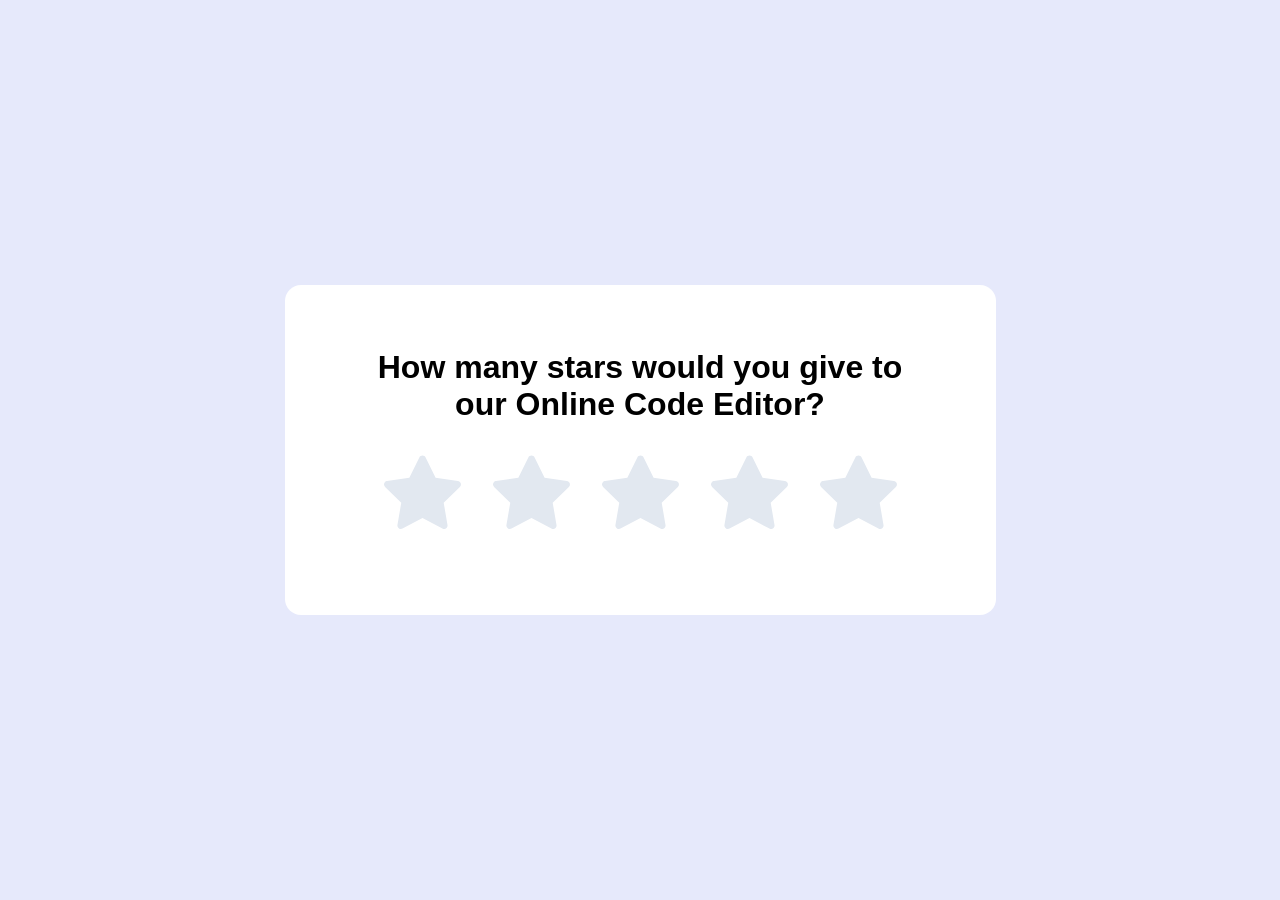
<file: project-fivaStars/index.html>
<!DOCTYPE html>
<html lang="en">

<head>
  <meta charset="UTF-8" />
  <meta http-equiv="X-UA-Compatible" content="IE=edge" />
  <meta name="viewport" content="width=device-width, initial-scale=1.0" />
  <link rel="stylesheet" href="src/style.css" />
  <title>Star Rating Component - FrontendPro Challenge</title>
</head>

<body>
  <main>
    <h1>How many stars would you give to our
      Online Code Editor?</h1>
    <ul id="stars">
      <li class="Star"><img class="StarDesativa" src="src/imgs/star.svg" alt="">
        <img class="StarAtiva oculta" src="src/imgs/star-active.svg" alt="">
      </li>
      <li class="Star"><img class="StarDesativa" src="src/imgs/star.svg" alt="">
        <img class="StarAtiva oculta" src="src/imgs/star-active.svg" alt="">
      </li>
      <li class="Star"><img class="StarDesativa" src="src/imgs/star.svg" alt="">
        <img class="StarAtiva oculta" src="src/imgs/star-active.svg" alt="">
      </li>
      <li class="Star"><img class="StarDesativa" src="src/imgs/star.svg" alt="">
        <img class="StarAtiva oculta" src="src/imgs/star-active.svg" alt="">
      </li>
      <li class="Star"><img class="StarDesativa" src="src/imgs/star.svg" alt="">
        <img class="StarAtiva oculta" src="src/imgs/star-active.svg" alt="">
      </li>

    </ul>
    <p id="text"></p>
  </main>
  <script src="src/script.js"></script>
</body>

</html>
</file>
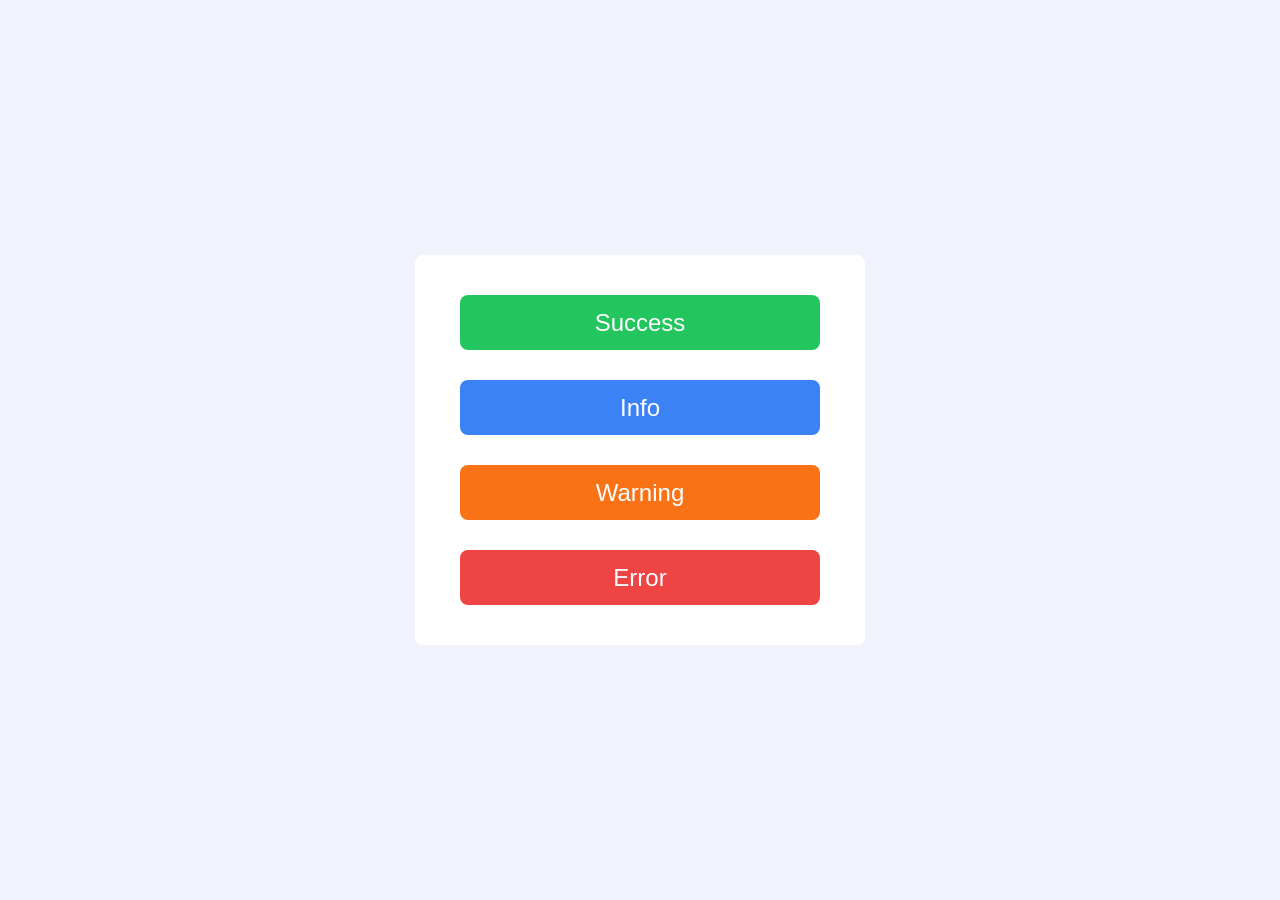
<file: project-notification/index.html>
<!DOCTYPE html>
<html lang="en">

<head>
  <meta charset="UTF-8" />
  <meta http-equiv="X-UA-Compatible" content="IE=edge" />
  <meta name="viewport" content="width=device-width, initial-scale=1.0" />
  <link rel="stylesheet" href="src/style.css" />
  <title>Toast Notification Component - FrontendPro Challenge</title>
</head>

<body>
  <ul id="noti">
    <!-- <li class="notific sucess">
      <img src="src/img/vetor-success.png" alt="">
      <p>Success toast notification</p>
      <img style="width: 14px;" src="src/img/vetor-X.png" alt=""> -->
  </ul>
  </div>
  <main>
    <ul id="containerBox">
      <li class="box green" onclick="box1()">Success</li>
      <li class="box blue" onclick="box2()">Info</li>
      <li class="box orage" onclick="box3()">Warning</li>
      <li class="box red" onclick="box4()">Error</li>
    </ul>
  </main>
  <script src="src/script.js"></script>
</body>

</html>
</file>
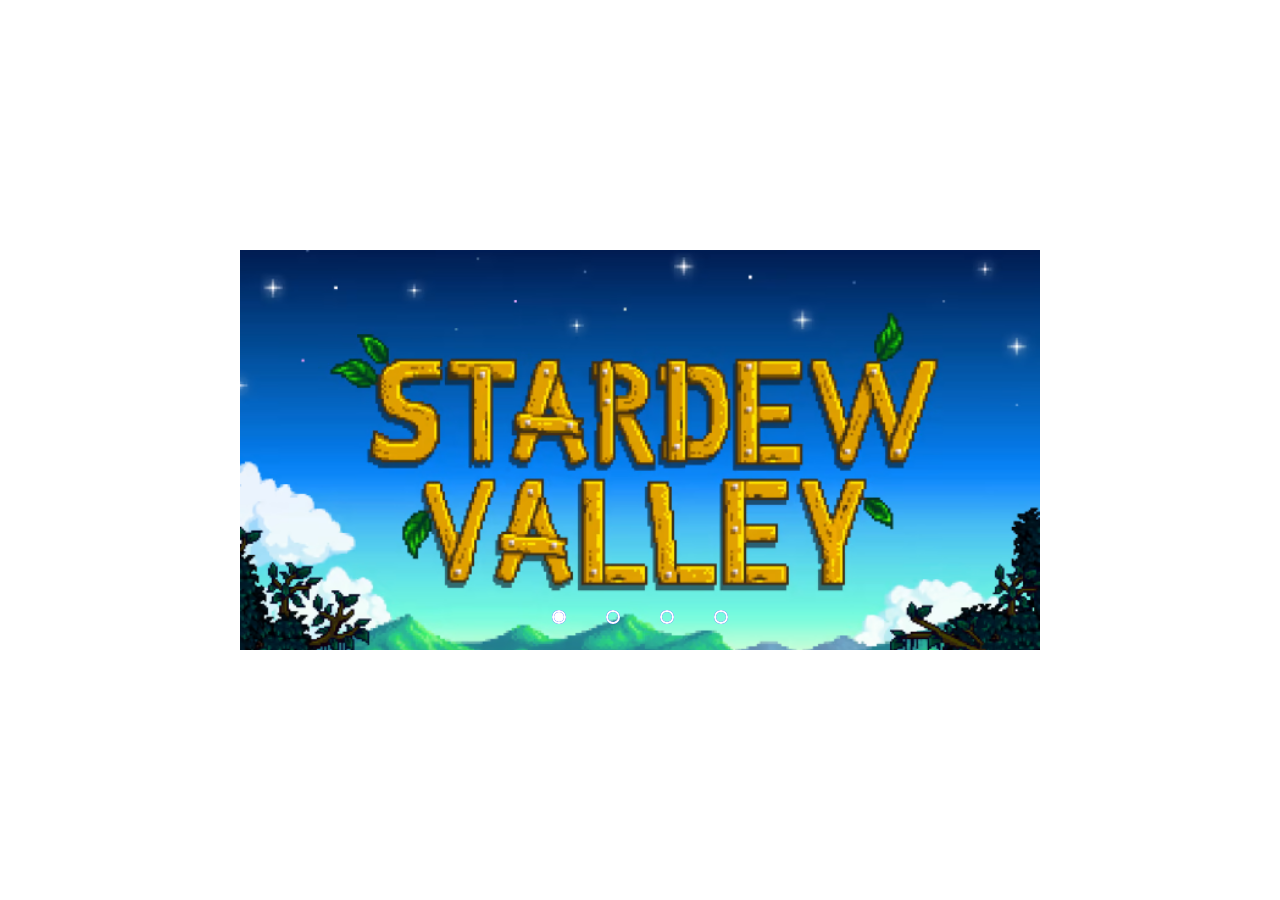
<file: Project-slider copy/index.html>
<!DOCTYPE html>
<html lang="pt-br">

<head>
    <meta charset="UTF-8">
    <meta name="viewport" content="width=device-width, initial-scale=1.0">
    <title>Slider com HTMl e CSS</title>
    <link rel="stylesheet" href="style.css">
</head>

<body>


    <div class="slider">
        <div class="slides">
            <!-- Radio Buttons -->
            <input type="radio" name="radio-btn" id="radio1">
            <input type="radio" name="radio-btn" id="radio2">
            <input type="radio" name="radio-btn" id="radio3">
            <input type="radio" name="radio-btn" id="radio4">

            <!-- Slide images -->
            <div class="slide first">
                <img src="imgs/image 1.png" alt="">
            </div>
            <div class="slide">
                <img src="imgs/image 2.png" alt="">
            </div>
            <div class="slide">
                <img src="imgs/image 3.png" alt="">
            </div>
            <div class="slide">
                <img src="imgs/image 4.png" alt="">
            </div>

            <!-- Navigation auto -->
             <div class="navigation-auto">
                <div class="auto-btn1"></div>
                <div class="auto-btn2"></div>
                <div class="auto-btn3"></div>
                <div class="auto-btn4"></div>
             </div>
        </div>

        <div class="manual-navigation">
            <label for="radio1" class="manual-btn"></label>
            <label for="radio2" class="manual-btn"></label>
            <label for="radio3" class="manual-btn"></label>
            <label for="radio4" class="manual-btn"></label>
        </div>
    </div>

    <script src="script.js"></script>
</body>

</html>
</file>
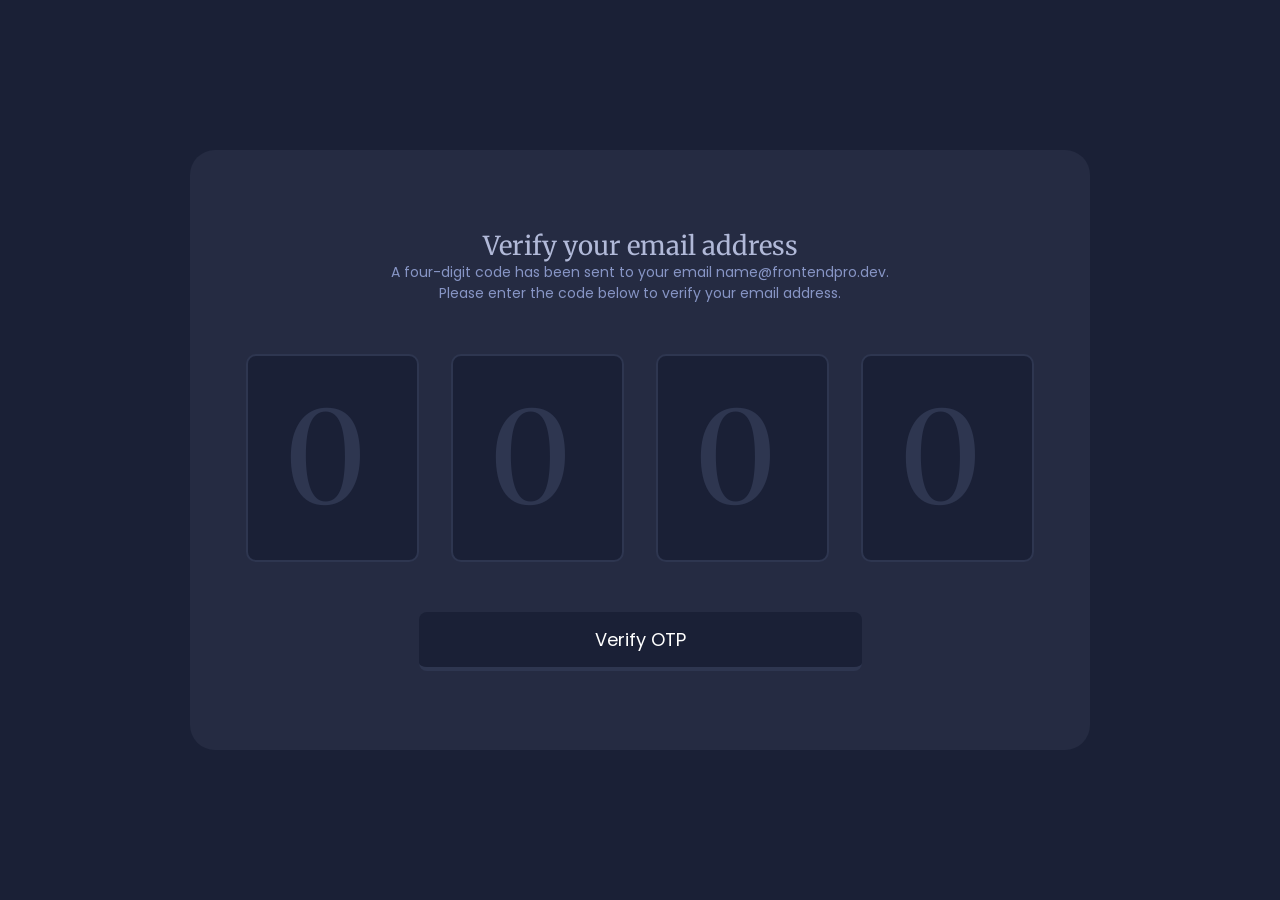
<file: project-verification/index.html>
<!DOCTYPE html>
<html lang="en">

<head>
  <meta charset="UTF-8" />
  <meta http-equiv="X-UA-Compatible" content="IE=edge" />
  <meta name="viewport" content="width=device-width, initial-scale=1.0" />
  <title>OTP Verification Component</title>
  <link rel="stylesheet" href="src/style.css">
</head>

<body>
  <main>
    <h1>Verify your email address</h1>
    <p>A four-digit code has been sent to your email name@frontendpro.dev. <br> Please enter the code below to verify
      your email address.</p>
    <div id="codeNumns">
      <input type="number" value="0" class="number">
      <input type="number" value="0" class="number">
      <input type="number" value="0" class="number">
      <input type="number" value="0" class="number">
    </div>
    <button id="buttonVerify" type="button">Verify OTP</button>
  </main>
  <script src="src/script.js"></script>
</body>

</html>
</file>
<file: cursoBrad/main.css>
@charset "UTF-8";

:root{
    --green: rgb(47, 255, 47);
    --white: rgb(243, 243, 243);
    --black: rgb(29,29,29);
}
* {
    color: var(--fontColor);
    background-color: var(--bg);
}
body{
    margin: auto;
    font-family: Arial, Helvetica, sans-serif;
}
.btn {
    position: absolute;
    top: 8.8%;
    left: 260px;
    height: 50px;
    width: 50px;
    border-radius: 50%;
    border: none;
    color: var(--btnFontColor);
    background-color: var(--btnBg);
}
.light-theme{
    --bg: var(--green);
    --fontColor: var(--black);
    --btnBg: var(--black);
    --btnFontColor: var(--white);
}
.dark-theme{
    --bg: var(--black);
    --fontColor: var(--green);
    --btnBg: var(--white);
    --btnFontColor: var(--black);
}
.list{
    list-style: circle;
}
</file>
<file: Nintendo - Game Info Page/style.css>
@import url('https://fonts.googleapis.com/css2?family=Open+Sans:ital,wght@0,300..800;1,300..800&display=swap');


*{
    margin: 0;
    padding: 0;
    box-sizing: border-box;
}

:root{
    --color-primary: #e60012;
    --color-primary-hover: #ac000d;
    --color-secondary: #0b2b6b;
    --color-bg: #d6f0fa;
    --color-br-2: #f8f8f8;
    --color-grey: #efefef;
    --color-grey-border: #dadada;
    --white: #fff;
    --color-gray-light: #727272;
    --color-grey-dark: #434242;
    --color-icon: #484848;

    --display: display:flex;
    font-size: 62.5%;
}

html {
    scroll-behavior: smooth;
}

html, body, input, select, a{
    font: 300 1.6rem "Open Sans";
    color: var(--color-icon);
}

body::before{
    content: '';
    width: 100%;
    height: 750px;
    background-color: var(--color-bg);

    position: absolute;
    top: 0;
    left: 0;
    z-index: -1;
}

header{
    display: grid;
    grid-template-areas: 
    "left right"
    "options options"
    "more more";
    border-bottom: 1px solid var(--color-grey);
    background-color: var(--white);
}

h4{
    font-size: 1.4rem;
}

.flex{
    display: flex;
    align-items: center;
    gap: .8rem;
}

.left-side{
    grid-area: left;
}

.logo-nintendo{
    background-color: var(--color-primary);
    width: 10.5rem;
    height: 5.2rem;
    display: flex;
    justify-content: center;
    align-items: center;
    margin-right: 1.5rem;
}

.left-side .search-camp{
    border-bottom: 1px solid var(--color-grey-dark);
    padding: 1rem 0;
}

.left-side .search-camp form input{
    border: none;
    font-size: 1.4rem;
    font-weight: 600;
}

.right-side{
    margin-left: auto;
    display: grid;
}

.right-side ul{
    padding: 0 2.0rem;
    gap: 2.8rem;
    list-style: none;
}

.right-side ul li a, .select, .options, .more-information{
    justify-content: center;
    text-decoration: none;
    list-style: none;
}
.color{
    color: var(--color-icon);
    transition: all 200ms ease-in-out 0s;
}

.color:hover{
    color: var(--color-primary);
    cursor: pointer;
}

.right-side ul img{
    width: 2.4rem;
    height: 1.5rem;
    border-radius: .3rem;
}

.options{
    grid-area: options;
    width: 100%;
    padding: 1.2rem;
    gap: 2rem;
    border: 1px solid var(--color-grey);
}

.more-information{
   grid-area: more;
   background-color: var(--color-br-2);
}

.more-information ul, .more-information ul li{
    padding: .5rem 1.5rem;
}

.more-information ul li{
    display: flex;
    gap: 1.5rem;
}

.more-information ul li + li{
    border-left: 1px solid black;
}

main{
    max-width: 124.0rem;  
    margin: 0px auto;

}

main .card-game{
    transform: translateY(2em);
    padding: 2rem 3rem;;
    background-color: var(--white);
    border-radius: 1.6rem;
    box-shadow: rgba(90, 112, 253, 0.15) 0px 4px 16px 0px;
    margin-bottom: 3.5rem;
}

.origin ul{
    font-size: 1.3rem;
    font-weight: 700;
    list-style: none;
    gap: 1rem;
    color: var(--color-gray-light);
    cursor: pointer;
}

.origin ul li span{
    color: var(--color-icon);
    cursor: auto;
}

.info-game{
    align-items: start;
    margin-top: 20px;
    gap: 50px;
}

/* slides */

.slider-game{
    max-width: 700px;
    max-height: 400px;
    border-radius: 20px;
    overflow: hidden;
    position: relative;
}

.slides{
    width: 400%;
    max-height: 400px;
    display: flex;
}

.slides input{
    display: none;
}

.slide{
    width: 25%;
    transition: all 0.5s ease;
}
.slides .first{
    position: relative;
}

.buttonsInteraction{
    width: 100%;
    display: flex;
    justify-content: space-between;
    align-self: center;
    position: absolute;
    z-index: 1;
    opacity: 0;
    padding: 0 25px;
    transition: all 300ms ease;
}

.buttonsInteraction button{
    all: unset;
    color: white;
    transition: all 300ms ease;
}

.slider-game:hover .buttonsInteraction{
    opacity: 1;
}
.buttonsInteraction button:hover{
    scale: 1.15;
    cursor: pointer;
}

.slide img{
    width: 700px;
    object-fit: cover;
}

.manual-navigation{
    position: fixed;
    max-width: 700px;
    margin-top: 15px;
    display: flex;
}


#radio1:checked ~ .first{
    margin: 0;
}
#radio2:checked ~ .first{
    margin-left: -25%;
}

#radio3:checked ~ .first{
    margin-left: -50%;
}

#radio4:checked ~ .first{
    margin-left: -75%;
}

#radio5:checked ~ .first{
    margin-left: -100%;
}
#radio6:checked ~ .first{
    margin-left: -125%;
}

.manual-navigation label:not(:last-child){
    margin-right: 33px;
}

.navigation-auto div{
    background-color: var(--color-primary);
    width: 89px;
    height: 50px;
    border-radius: 10px;
}

.navigation-auto{
    position: fixed;
    width: 800px;
    margin-top: 415px;
    display: flex;
    gap: 33px;
}

.image-manual-button{
    width: 89px;
    border-radius: 10px;
    cursor: pointer;
}

.video{
    position: relative;
    display: grid;
}

.iconVideo{
    position: absolute;
    align-self: center;
    justify-self: center;
}

.image-manual-button:hover{
    border-bottom: 5px solid red;
    filter: contrast(1.15);
}
.image-manual-button:hover ~ .iconVideo{
    color: red;
}
#radio1:checked ~ .navigation-auto .auto-btn1{
    margin-top: 4px;
}
#radio2:checked ~ .navigation-auto .auto-btn2{
    margin-top: 4px;
}
#radio3:checked ~ .navigation-auto .auto-btn3{
    margin-top: 4px;
}
#radio4:checked ~ .navigation-auto .auto-btn4{
    margin-top: 4px;
}
#radio5:checked ~ .navigation-auto .auto-btn5{
    margin-top: 4px;
}
#radio6:checked ~ .navigation-auto .auto-btn6{
    margin-top: 4px;
}

@keyframes imageAnimation{
    0%{
        scale: 0.5;
    }
}

/* data game */

.data-game{
    height: 550px;
    flex: 1;
}

.data-game > span{
    font-size: 14px;
    padding-left: .5rem;
    font-weight: 500;
    border-left: 1px solid var(--color-primary);
}

.data-game h1, h2{
    font-size: 2.8rem;
    line-height: 3.7rem;
    margin: 30px 0;
}

.data-game .value-game{
    display: grid;
    grid-template-areas: 
    "value heart"
    "coin coin"
    "button button"
    "text text";
    gap: 30px 0;
    align-items: center;
    justify-content: space-between;
}

.value-game h2{
    grid-area: value;
    margin: 0;
}
.value-game > svg{
    grid-area: heart;
    margin-left: auto;
}
.value-game .info{
    grid-area: coin;
    display: flex;
    gap: .7rem;
    align-items: center;
}
.value-game .info img{
    width: 2.4rem;
    height: 2.4rem;
}
.value-game .info p{
    font-size: 1.2rem;
}
.button-principal{
    grid-area: button;
    height: 6.4rem;
    border: none;
    border-radius: 1rem;
    background-color: var(--color-primary);
    color: var(--white);
    font-size: 2rem;
    font-weight: 600;
    display: flex;
    align-items: center;
    justify-content: center;
    gap: 1rem;
}

.button-principal:hover{
    background-color: var(--color-primary-hover);
    cursor: pointer;
    animation: boing 500ms forwards;
}

@keyframes boing{
    0% {
        transform: scale(1);
    }
    30% {
        transform: scale(1.1);
    }
    50% {
        transform: scale(0.9);
    }
    70% {
        transform: scale(1.1);
    }
    100%{
        transform: scale(1.05);
    }
}
.value-game p:last-child{
    grid-area: text;
    font-size: 1.2rem;
}


/* INFO GAME */

.desc-game{
    align-items: start;
    padding: 10rem 4.8rem;
    gap: 2rem;
}

.desc-game img{
    width: 55.8rem;
    border-radius: 1.5rem;
}

.description h3{
    font-size: 2.1rem;
    line-height: 2.9rem;
}

.description p{
    margin: 2rem 0;
    font-size: 1.6rem;
    line-height: 2.2rem;
}
.description .read-more{
    all: unset;
    font-weight: 700;
    display: flex;
    gap: .7rem;
    color: var(--color-primary);
    transition: all .5s ease;
    margin-bottom: .7rem;
}
.description .read-more:hover{
    color: var(--color-primary-hover);
    cursor: pointer;
}
.description span{
    font-size: 1.2rem;
}
.description .button-principal{
    width: 34.0rem;
    height: 4.7rem;
    font-size: 1.7rem;
    padding: 1rem 2rem;
    margin-top: 1.2rem;
}

/* compatibility */

.compatibility{
    display: flex;
    gap: 3rem;
    justify-content: center;
    margin-bottom: 5rem;
}

.compatibility .ranting, .supported{
    width: 56.0rem;
    height: 22.0rem;
    border-radius: 1.6rem;
    background-color: var(--color-grey);
}

.compatibility .supported, .compatibility .ranting{
    flex-direction: column;
    justify-content: center;
    gap: 2rem;
}

.compatibility .supported ul{
    list-style: none;
    justify-content: center;
    text-align: center;
    gap: 2rem;
} 

.compatibility .text-compatibility{
    font-weight: 600;
}

.compatibility .supported ul li .icon{
    background-color: var(--color-grey-dark);
    padding: 1rem 4rem;
    border-radius: 1.2rem;
    margin-bottom: 1.5rem;
}

.ranting .ESRB{
    width: 47.3rem;
    height: 10rem;
    display: flex;
    align-items: center;
    gap: 1rem;
    border-radius: 1.2rem;
    box-shadow: rgba(60, 64, 89, 0.15) 0px 4px 16px;
    background-color: var(--white);
    padding: 2.5rem 3rem;
    cursor: pointer;
}

.ranting .ESRB p, .ranting .ESRB span{
    font-size: 1.2rem;
}
.ranting .ESRB p{
    border-bottom: 1px solid black;
}

/* DETAILS GAME */


.details-game{
    justify-content: center;
}

.details-game ul li:first-child{
    border-top: 1px solid var(--color-grey-border);
}

.details-game ul li{
    display: flex;
    gap: 1.2rem;
    align-items: center;
    padding: 1rem;
    border-bottom: 1px solid var(--color-grey-border);
}

.details-game ul li .title{
    width: 40rem;
    font-size: 1.8rem;
    font-weight: 700;
}

.details-game ul li .text a{
    font-weight: 600;
    color: var(--color-primary);
}
.details-game ul li .text a+a{
    margin-left: 1.2rem;
}

/* AD GAMES */

.ad-games-Nintendo{
    max-width: 112.4rem;
    background-color: var(--color-grey);
    margin: 10rem auto;
    display: flex;

}
.ad-games-Nintendo img{

}
</file>
<file: project-fivaStars/src/style.css>
@import url('https://fonts.googleapis.com/css2?family=Poppins:ital,wght@0,100;0,200;0,300;0,400;0,500;0,600;0,700;0,800;0,900;1,100;1,200;1,300;1,400;1,500;1,600;1,700;1,800;1,900&display=swap');

* {
    padding: 0;
    margin: 0;
    box-sizing: border-box;
}
body{
    width: 100vw;
    height: 100vh;
    background-color: #E6E9FB;
    display: flex;
    align-items: center;
    justify-content: center;
}
main{
    width: 711px;
    height: 330px;
    background-color: white;
    border-radius: 16px;
    padding: 64px;
    text-align: center;
    font: normal 1rem "Arial";
}
#stars{
    list-style: none;
    margin: 32px 0px;
    display: flex;
    justify-content: center;
    gap: 32px;
}
#stars:hover{
    cursor: pointer;
}
.Star{
    position: relative;
}
.StarAtiva{
    position: absolute;
    top: 0;
    left: 0;
}
.oculta{
    opacity: 0;
}
#text{
    font: normal 18px "Poppins";
}
</file>
<file: project-notification/src/style.css>
* {
  padding: 0;
  margin: 0;
  box-sizing: border-box;
}
:root{
  --green: #22C55E;
  --blue: #3B82F6;
  --orage: #F97316;
  --red: #EF4444;

  --white: #FFFFFF;
  --bg-color: #F0F3FB;
}

body{
  background-color: var(--bg-color);
  width: 100vw;
  height: 100vh;
  display: flex;
  justify-content: center;
  align-items: center;
  position: relative;
}
#noti{
  top: 0;
  position: absolute;
  margin-top: 30px;
  display: flex;
  flex-direction: column-reverse;
}
.notific{
  position: relative;
  overflow: hidden;
  display: flex;
  align-items: center;
  font: 600 0.88rem "Arial", sans-serif;
  background-color: var(--white);
  width: 275px;
  padding: 20px;
  gap: 10px;
  border-radius: 8px;
  transition: opacity 0.5s ease;
}
.borda {
  height: 3px;
  position: absolute;
  right: 0;
  bottom: 0;
  background-color: #22C55E;
  transition: width 4s ease;
}
.notific > img{
  width: 20px;
}
.escondido{
  opacity: 0;
}
#containerBox{
  border-radius: 8px;
  background-color: var(--white);
  width: 70vw;
  height: 60vh;
  display: flex;
  margin-top: 50%;
  flex-direction: column;
  justify-content: center;
  align-items: center;
  gap: 30px;
}
.box{
  width: 80%;
  height: 55px;
  font: normal 1.5rem "Arial", sans-serif;
  color: var(--white);
  list-style: none;
  display: flex;
  align-items: center;
  justify-content: center;
  border-radius: 8px;
  transition: all 0.5s ease;
}
.box:hover{
  cursor: pointer;
  transform: scale(1.05);
  opacity: 0.7;
  
}
.green{
  background-color: var(--green);
}
.blue{
  background-color: var(--blue);
}
.orage{
  background-color: var(--orage);
}
.red{
  background-color: var(--red);
}
@media (min-width: 660px) {
  #noti{
    position: absolute;
    right: 0;
    margin-right: 10vw;
    width: 30%;
  }
  #containerBox{
    width: 50vw;
    height: 50vh;
    margin: 0;
  }
  
  @media (min-width: 900px) {
  #containerBox{
    width: 450px;
    height: 390px;
  }
}
}
</file>
<file: Project-slider copy/style.css>
body{
    margin: 0;
    padding: 0;
    width: 100%;
    height: 100vh;
    display: flex;
    justify-content: center;
    align-items: center;
}

.slider{
    margin: 0 auto;
    width: 800px;
    height: 400px;
    overflow: hidden;
}

.slides{
    width: 400%;
    height: 400px;
    display: flex;
}

.slides input{
    display: none;
}

.slide{
    width: 25%;
    position: relative;
    transition: 1.5s all ease-in-out;
}

.slide img{
    width: 800px;
}

.manual-navigation{
    position: absolute;
    width: 800px;
    margin-top: -40px;
    display: flex;
    justify-content: center;
}

.manual-btn{
    border: 2px solid #fff;
    padding: 5px;
    border-radius: 10px;
    cursor: pointer;
    transition: 500ms;

}

.manual-btn:not(:last-child){
    margin-right: 40px;
}

.manual-btn:hover{
    background-color: #fff;
}

#radio1:checked ~ .first{
    margin: 0;
}
#radio2:checked ~ .first{
    margin-left: -25%;
}

#radio3:checked ~ .first{
    margin-left: -50%;
}

#radio4:checked ~ .first{
    margin-left: -75%;
}

.navigation-auto div{
    border: 2px solid blue;
    padding: 5px;
    border-radius: 10px;
    cursor: pointer;
    transition: 500ms;
}

.navigation-auto{
    position: absolute;
    width: 800px;
    margin-top: 360px;
    display: flex;
    justify-content: center;
}

.navigation-auto div:not(:last-child){
    margin-right: 40px;
}

#radio1:checked ~ .navigation-auto .auto-btn1{
    background-color: #fff;
}
#radio2:checked ~ .navigation-auto .auto-btn2{
    background-color: #fff;
}
#radio3:checked ~ .navigation-auto .auto-btn3{
    background-color: #fff;
}
#radio4:checked ~ .navigation-auto .auto-btn4{
    background-color: #fff;
}
</file>
<file: project-verification/src/style.css>
@import url('https://fonts.googleapis.com/css2?family=Merriweather:ital,wght@0,300;0,400;0,700;0,900;1,300;1,400;1,700;1,900&family=Poppins:ital,wght@0,100;0,200;0,300;0,400;0,500;0,600;0,700;0,800;0,900;1,100;1,200;1,300;1,400;1,500;1,600;1,700;1,800;1,900&display=swap');

* {
    padding: 0;
    margin: 0;
    box-sizing: border-box;
}
:root{
    --blue-dark: #1A2036;
    --blue: #252B42;
    --num-apag: #2E3650;
    --blue-title: #B1B9D8;
    --blue-font: #8795C5;
    --white: #FFFFFF;
}
body{
    background-color: var(--blue-dark);
    width: 100vw;
    height: 100vh;
    display: flex;
    align-items: center;
    justify-content: center;
}
main{
    background-color: var(--blue);
    width: 900px;
    height: 600px;
    border-radius: 25px;
    display: flex;
    flex-direction: column;
    align-items: center;
    justify-content: center;
    text-align: center;
}
h1{
    color: var(--blue-title);
    font: normal 26px  "Merriweather";
}
p{
    color: var(--blue-font);
    font: normal 14px "Poppins";
}
ul{
    display: flex;
    list-style: none;
    gap: 20px;
}
#codeNumns{
    margin: 50px 0px;
    display: flex;
    gap: 32px;
}
.number{
    width: 173px;
    height: 208px;
    background-color: var(--blue-dark);
    font: normal 128px "Merriweather";
    border: 2px solid var(--num-apag);
    color: var(--num-apag);
    border-radius: 10px;
    text-align: center;
    transition: all 0.5s ease;
}
.number:hover{
    cursor: pointer;
    border: 1px solid var(--blue-title);
}
#buttonVerify{
    width: 443px;
    height: 59px;
    background-color: var(--blue-dark);
    border: none;
    border-bottom: 4px solid var(--num-apag);
    border-radius: 8px;
    color: var(--white);
    font: normal 18px "Poppins";
    transition: all 0.5s ease;
}
#buttonVerify:hover{
    scale: 1.05;
    border: 1px solid var(--blue-title);
}
</file>
